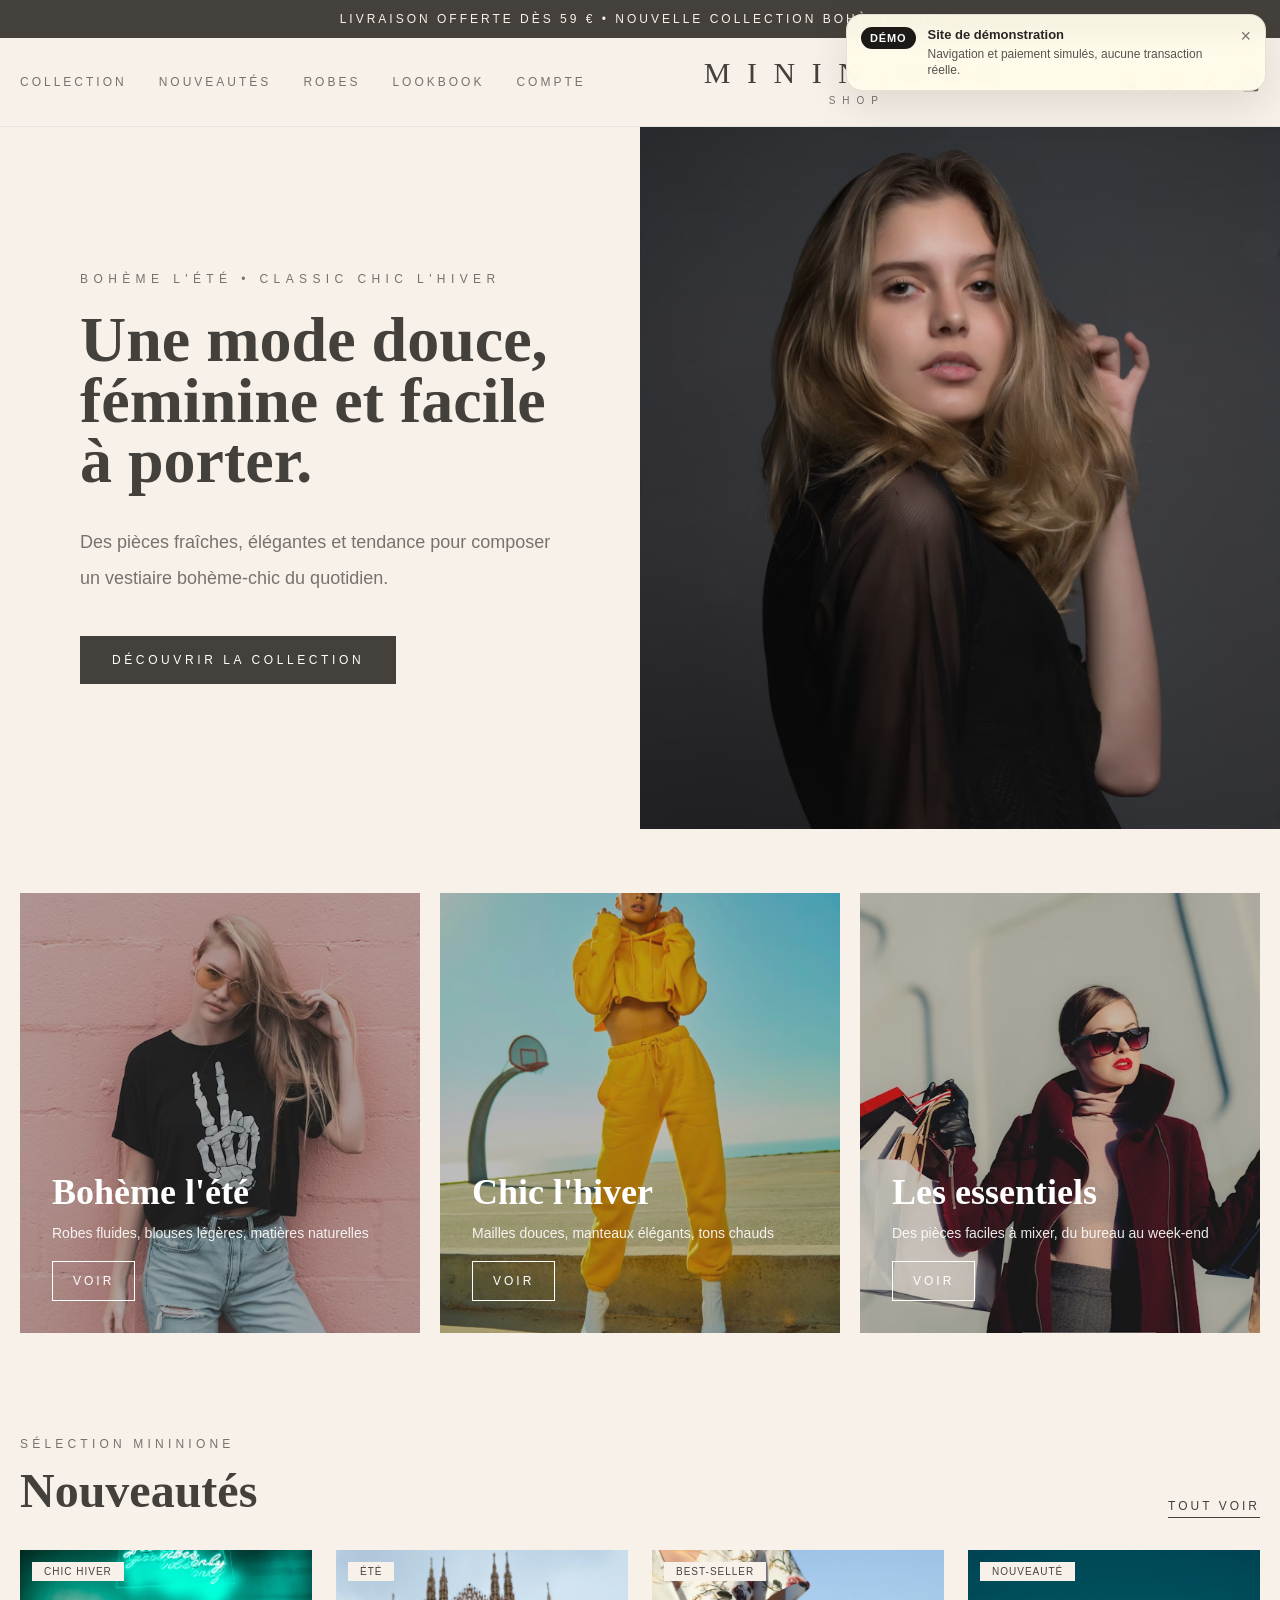
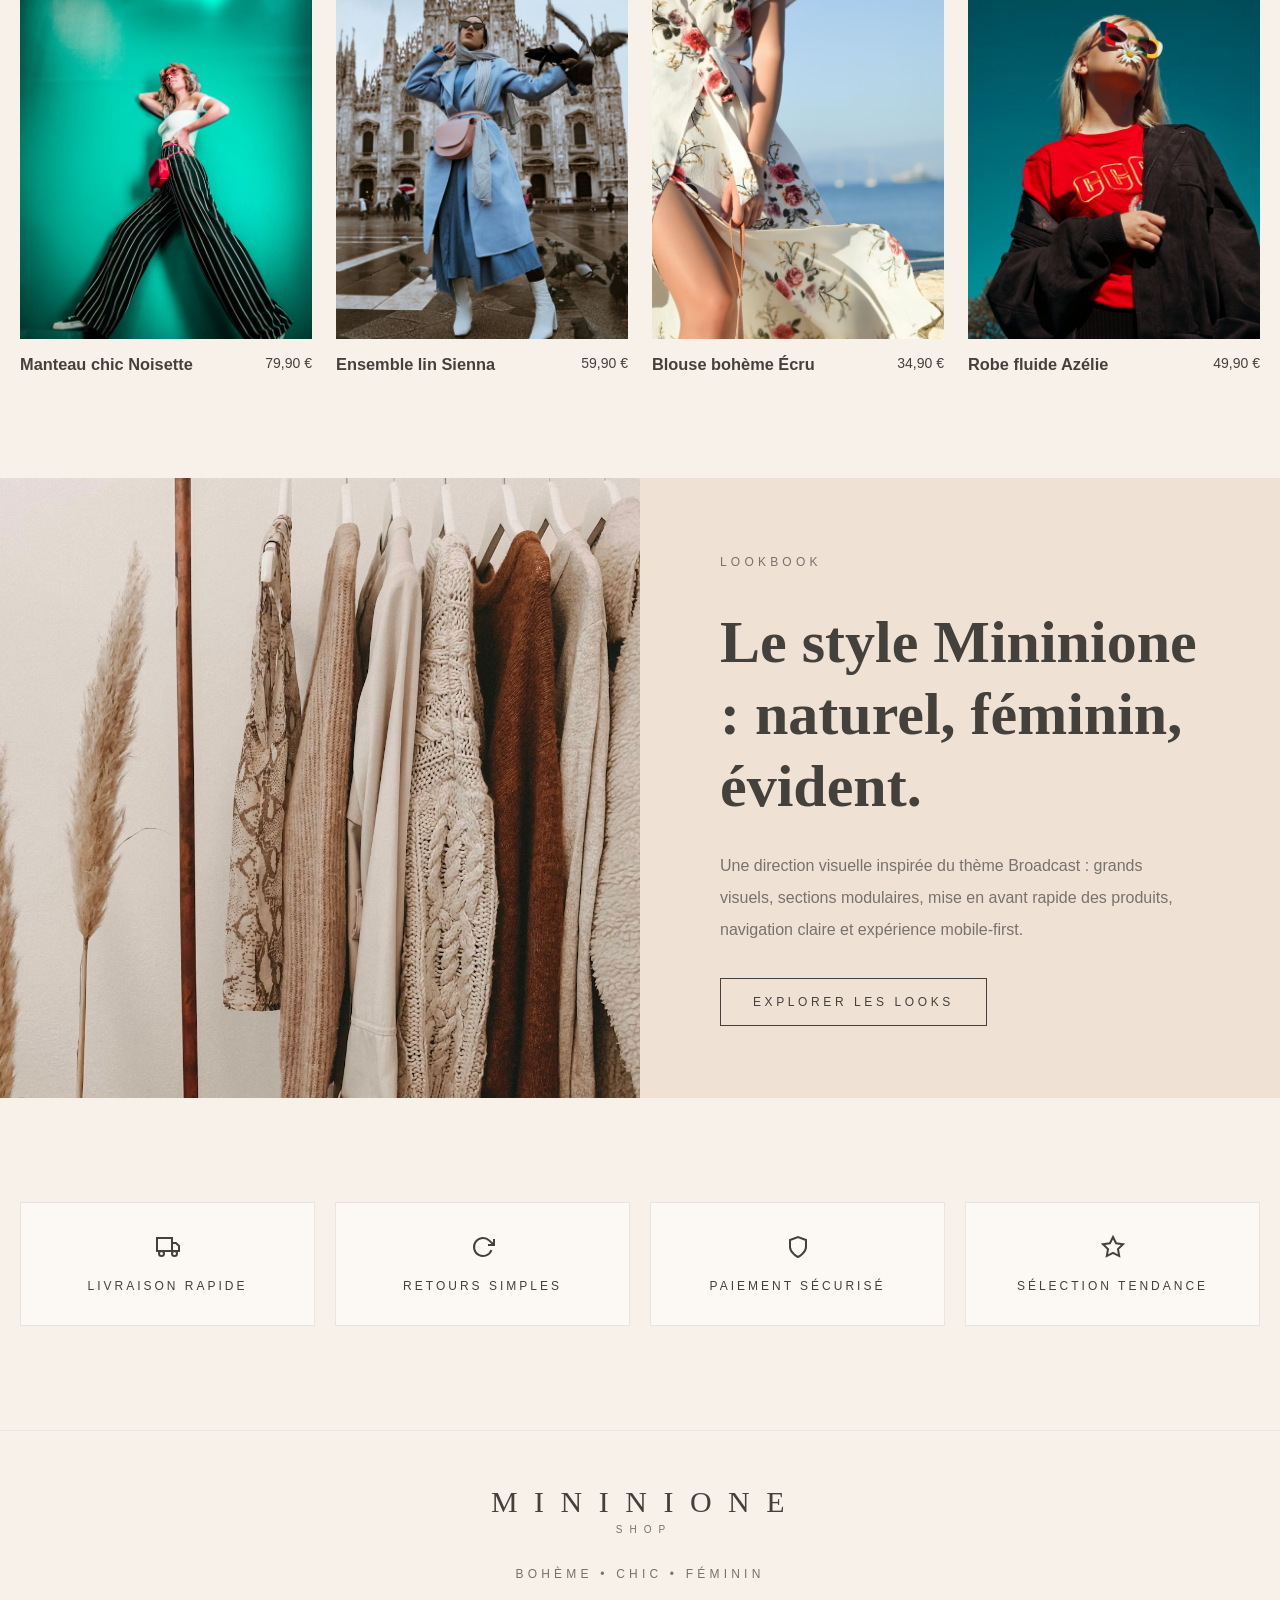
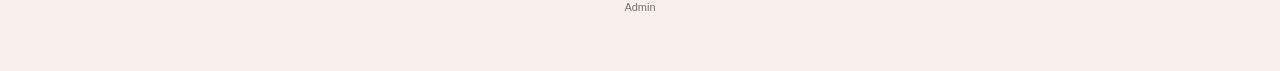
<file: index.html>
<!DOCTYPE html>
<html lang="fr">
<head>
  <meta charset="UTF-8">
  <meta name="viewport" content="width=device-width, initial-scale=1.0">
  <title>Mininione Shop - Bohème Chic</title>
  <link rel="stylesheet" href="css/styles.css">
</head>
<body>
  <div class="banner">
    Livraison offerte dès 59 € • Nouvelle collection bohème chic
  </div>

  <header class="header">
    <div class="header-content">
      <button class="menu-toggle" id="menuToggle" aria-label="Menu">
        <svg width="24" height="24" viewBox="0 0 24 24" fill="none" stroke="currentColor" stroke-width="2"><line x1="3" y1="12" x2="21" y2="12"/><line x1="3" y1="6" x2="21" y2="6"/><line x1="3" y1="18" x2="21" y2="18"/></svg>
      </button>
      <nav class="nav-desktop">
        <a href="collection.html">Collection</a>
        <a href="collection.html?featured=1">Nouveautés</a>
        <a href="collection.html?category=Robes">Robes</a>
        <a href="#lookbook">Lookbook</a>
      </nav>
      <a href="index.html" class="logo">
        <div class="logo-main">Mininione</div>
        <div class="logo-sub">shop</div>
      </a>
      <div class="header-icons">
        <button id="searchBtn" aria-label="Rechercher"><svg width="20" height="20" viewBox="0 0 24 24" fill="none" stroke="currentColor" stroke-width="2"><circle cx="11" cy="11" r="8"/><path d="m21 21-4.35-4.35"/></svg></button>
        <button id="wishlistBtn" aria-label="Favoris" class="wishlist-link"><svg width="20" height="20" viewBox="0 0 24 24" fill="none" stroke="currentColor" stroke-width="2"><path d="M20.84 4.61a5.5 5.5 0 0 0-7.78 0L12 5.67l-1.06-1.06a5.5 5.5 0 0 0-7.78 7.78l1.06 1.06L12 21.23l7.78-7.78 1.06-1.06a5.5 5.5 0 0 0 0-7.78z"/></svg><span id="wishlistCount" class="cart-count">0</span></button>
        <a href="cart.html" id="cartBtn" aria-label="Panier" class="cart-link"><svg width="20" height="20" viewBox="0 0 24 24" fill="none" stroke="currentColor" stroke-width="2"><path d="M6 2L3 6v14a2 2 0 0 0 2 2h14a2 2 0 0 0 2-2V6l-3-4z"/><line x1="3" y1="6" x2="21" y2="6"/><path d="M16 10a4 4 0 0 1-8 0"/></svg><span id="cartCount" class="cart-count">0</span></a>
      </div>
    </div>
    <nav class="nav-mobile" id="navMobile">
      <a href="collection.html">Collection</a>
      <a href="collection.html?featured=1">Nouveautés</a>
      <a href="collection.html?category=Robes">Robes</a>
      <a href="#lookbook">Lookbook</a>
    </nav>
  </header>

  <div id="searchModal" class="modal">
    <div class="modal-content">
      <button class="modal-close" id="searchClose">&times;</button>
      <div class="search-box">
        <input type="text" id="searchInput" placeholder="Rechercher un produit...">
        <button id="searchSubmit">Rechercher</button>
      </div>
    </div>
  </div>

  <section class="hero">
    <div class="hero-grid">
      <div class="hero-content">
        <div class="hero-inner">
          <p class="hero-subtitle">Bohème l'été • Classic chic l'hiver</p>
          <h1 class="hero-title">Une mode douce, féminine et facile à porter.</h1>
          <p class="hero-description">Des pièces fraîches, élégantes et tendance pour composer un vestiaire bohème-chic du quotidien.</p>
          <a href="collection.html"><button class="btn-primary">Découvrir la collection</button></a>
        </div>
      </div>
      <div class="hero-image">
        <img src="PHOTOS/photo-1524504388940-b1c1722653e1.avif" alt="Mode bohème">
        <div class="hero-overlay"></div>
      </div>
    </div>
  </section>

  <section class="categories">
    <div class="category-card" data-link="collection.html?season=%C3%89t%C3%A9">
      <img src="PHOTOS/photo-1503342217505-b0a15ec3261c.avif" alt="Bohème l'été">
      <div class="category-overlay"></div>
      <div class="category-content">
        <h2>Bohème l'été</h2>
        <p>Robes fluides, blouses légères, matières naturelles</p>
        <button class="btn-outline-white">Voir</button>
      </div>
    </div>
    <div class="category-card" data-link="collection.html?season=Hiver">
      <img src="PHOTOS/photo-1515886657613-9f3515b0c78f.avif" alt="Chic l'hiver">
      <div class="category-overlay"></div>
      <div class="category-content">
        <h2>Chic l'hiver</h2>
        <p>Mailles douces, manteaux élégants, tons chauds</p>
        <button class="btn-outline-white">Voir</button>
      </div>
    </div>
    <div class="category-card" data-link="collection.html">
      <img src="PHOTOS/photo-1483985988355-763728e1935b.avif" alt="Les essentiels">
      <div class="category-overlay"></div>
      <div class="category-content">
        <h2>Les essentiels</h2>
        <p>Des pièces faciles à mixer, du bureau au week-end</p>
        <button class="btn-outline-white">Voir</button>
      </div>
    </div>
  </section>

  <section class="products">
    <div class="products-header">
      <div>
        <p class="section-subtitle">Sélection Mininione</p>
        <h2 class="section-title">Nouveautés</h2>
      </div>
      <a href="collection.html?featured=1" class="link-underline">Tout voir</a>
    </div>
    <div class="products-grid" id="featuredProducts">
      <div class="loading">Chargement...</div>
    </div>
  </section>

  <section class="lookbook" id="lookbook">
    <div class="lookbook-grid">
      <img src="PHOTOS/photo-1558769132-cb1aea458c5e.avif" alt="Lookbook">
      <div class="lookbook-content">
        <p class="section-subtitle">Lookbook</p>
        <h2>Le style Mininione : naturel, féminin, évident.</h2>
        <p>Une direction visuelle inspirée du thème Broadcast : grands visuels, sections modulaires, mise en avant rapide des produits, navigation claire et expérience mobile-first.</p>
        <a href="collection.html"><button class="btn-outline">Explorer les looks</button></a>
      </div>
    </div>
  </section>

  <section class="features">
    <div class="feature-card">
      <svg width="24" height="24" viewBox="0 0 24 24" fill="none" stroke="currentColor" stroke-width="2"><rect x="1" y="3" width="15" height="13"/><polygon points="16 8 20 8 23 11 23 16 16 16 16 8"/><circle cx="5.5" cy="18.5" r="2.5"/><circle cx="18.5" cy="18.5" r="2.5"/></svg>
      <p>Livraison rapide</p>
    </div>
    <div class="feature-card">
      <svg width="24" height="24" viewBox="0 0 24 24" fill="none" stroke="currentColor" stroke-width="2"><polyline points="23 4 23 10 17 10"/><path d="M20.49 15a9 9 0 1 1-2.12-9.36L23 10"/></svg>
      <p>Retours simples</p>
    </div>
    <div class="feature-card">
      <svg width="24" height="24" viewBox="0 0 24 24" fill="none" stroke="currentColor" stroke-width="2"><path d="M12 22s8-4 8-10V5l-8-3-8 3v7c0 6 8 10 8 10z"/></svg>
      <p>Paiement sécurisé</p>
    </div>
    <div class="feature-card">
      <svg width="24" height="24" viewBox="0 0 24 24" fill="none" stroke="currentColor" stroke-width="2"><polygon points="12 2 15.09 8.26 22 9.27 17 14.14 18.18 21.02 12 17.77 5.82 21.02 7 14.14 2 9.27 8.91 8.26 12 2"/></svg>
      <p>Sélection tendance</p>
    </div>
  </section>

  <footer class="footer">
    <a href="index.html" class="logo">
      <div class="logo-main">Mininione</div>
      <div class="logo-sub">shop</div>
    </a>
    <p class="footer-tagline">Bohème • Chic • Féminin</p>
    <div class="footer-admin">
      <a href="admin.html" style="color: #78716c; font-size: 11px; text-decoration: none;">Admin</a>
    </div>
  </footer>

  <script src="data/products-data.js"></script>
  <script src="js/mock-api.js"></script>
  <script src="js/demo-notice.js"></script>
  <script src="js/app.js"></script>
  <script>
    function escapeHtml(text) {
      const div = document.createElement('div');
      div.textContent = text ?? '';
      return div.innerHTML;
    }

    function escapeAttribute(text) {
      return escapeHtml(text).replace(/"/g, '&quot;');
    }

    async function loadFeaturedProducts() {
      try {
        const response = await fetch('/api/products?featured=1');
        const products = await response.json();
        const container = document.getElementById('featuredProducts');

        if (products.length === 0) {
          container.innerHTML = '<p style="text-align:center;color:#78716c;">Aucun produit vedette</p>';
          return;
        }

        container.innerHTML = products.slice(0, 4).map(product => `
          <article class="product-card" onclick="window.location.href='product.html?id=${product.id}'">
            <div class="product-image">
              <img src="${escapeAttribute(product.image)}" alt="${escapeAttribute(product.name)}">
              ${product.badge ? `<span class="product-badge">${escapeHtml(product.badge)}</span>` : ''}
              <button class="product-quick-view" onclick="event.stopPropagation(); window.location.href='product.html?id=${product.id}'">Aperçu rapide</button>
            </div>
            <div class="product-info">
              <h3>${escapeHtml(product.name)}</h3>
              <span>${product.price.toFixed(2).replace('.', ',')} €</span>
            </div>
          </article>
        `).join('');
      } catch (error) {
        document.getElementById('featuredProducts').innerHTML = '<p style="text-align:center;color:red;">Erreur de chargement</p>';
      }
    }

    loadFeaturedProducts();

    document.querySelectorAll('.category-card').forEach(card => {
      card.addEventListener('click', () => {
        const link = card.dataset.link;
        if (link) window.location.href = link;
      });
    });
  </script>
</body>
</html>
</file>
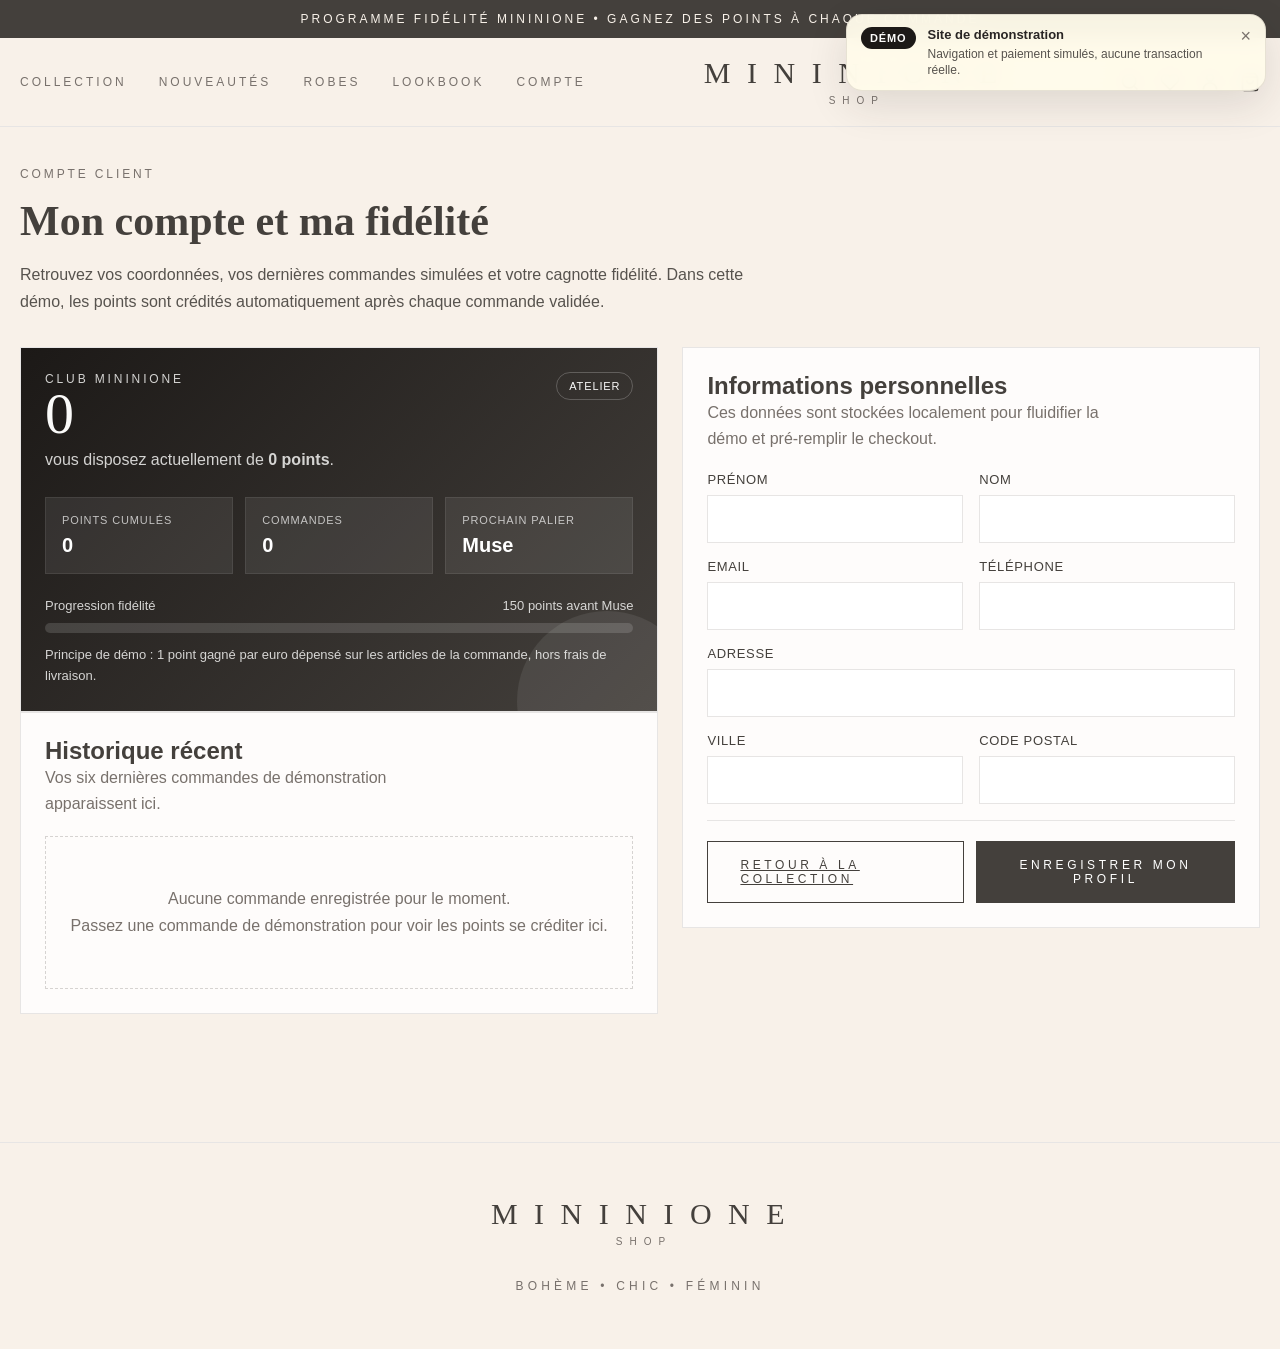
<file: account.html>
<!DOCTYPE html>
<html lang="fr">
<head>
  <meta charset="UTF-8">
  <meta name="viewport" content="width=device-width, initial-scale=1.0">
  <title>Mon compte - Mininione Shop</title>
  <link rel="stylesheet" href="css/styles.css">
</head>
<body>
  <div class="banner">
    Programme fidélité Mininione • Gagnez des points à chaque commande
  </div>

  <header class="header">
    <div class="header-content">
      <button class="menu-toggle" id="menuToggle" aria-label="Menu">
        <svg width="24" height="24" viewBox="0 0 24 24" fill="none" stroke="currentColor" stroke-width="2"><line x1="3" y1="12" x2="21" y2="12"/><line x1="3" y1="6" x2="21" y2="6"/><line x1="3" y1="18" x2="21" y2="18"/></svg>
      </button>
      <nav class="nav-desktop">
        <a href="collection.html">Collection</a>
        <a href="collection.html?featured=1">Nouveautés</a>
        <a href="collection.html?category=Robes">Robes</a>
        <a href="index.html#lookbook">Lookbook</a>
      </nav>
      <a href="index.html" class="logo">
        <div class="logo-main">Mininione</div>
        <div class="logo-sub">shop</div>
      </a>
      <div class="header-icons">
        <button id="searchBtn" aria-label="Rechercher"><svg width="20" height="20" viewBox="0 0 24 24" fill="none" stroke="currentColor" stroke-width="2"><circle cx="11" cy="11" r="8"/><path d="m21 21-4.35-4.35"/></svg></button>
        <button id="wishlistBtn" aria-label="Favoris" class="wishlist-link"><svg width="20" height="20" viewBox="0 0 24 24" fill="none" stroke="currentColor" stroke-width="2"><path d="M20.84 4.61a5.5 5.5 0 0 0-7.78 0L12 5.67l-1.06-1.06a5.5 5.5 0 0 0-7.78 7.78l1.06 1.06L12 21.23l7.78-7.78 1.06-1.06a5.5 5.5 0 0 0 0-7.78z"/></svg><span id="wishlistCount" class="cart-count">0</span></button>
        <a href="cart.html" id="cartBtn" aria-label="Panier" class="cart-link"><svg width="20" height="20" viewBox="0 0 24 24" fill="none" stroke="currentColor" stroke-width="2"><path d="M6 2L3 6v14a2 2 0 0 0 2 2h14a2 2 0 0 0 2-2V6l-3-4z"/><line x1="3" y1="6" x2="21" y2="6"/><path d="M16 10a4 4 0 0 1-8 0"/></svg><span id="cartCount" class="cart-count">0</span></a>
      </div>
    </div>
    <nav class="nav-mobile" id="navMobile">
      <a href="collection.html">Collection</a>
      <a href="collection.html?featured=1">Nouveautés</a>
      <a href="collection.html?category=Robes">Robes</a>
      <a href="index.html#lookbook">Lookbook</a>
    </nav>
  </header>

  <div id="searchModal" class="modal">
    <div class="modal-content">
      <button class="modal-close" id="searchClose">&times;</button>
      <div class="search-box">
        <input type="text" id="searchInput" placeholder="Rechercher un produit...">
        <button id="searchSubmit">Rechercher</button>
      </div>
    </div>
  </div>

  <main class="account-page">
    <section class="account-header">
      <span class="account-kicker">Compte client</span>
      <h1>Mon compte et ma fidélité</h1>
      <p>Retrouvez vos coordonnées, vos dernières commandes simulées et votre cagnotte fidélité. Dans cette démo, les points sont crédités automatiquement après chaque commande validée.</p>
    </section>

    <div class="account-layout">
      <section class="account-column">
        <article class="account-card account-loyalty-card" id="loyaltyCard">
          <div class="loading">Chargement du programme fidélité...</div>
        </article>

        <article class="account-card">
          <div class="account-section-title">
            <div>
              <h2>Historique récent</h2>
              <p>Vos six dernières commandes de démonstration apparaissent ici.</p>
            </div>
          </div>
          <div class="account-orders" id="accountOrders">
            <div class="loading">Chargement des commandes...</div>
          </div>
        </article>
      </section>

      <section class="account-column">
        <article class="account-card">
          <div class="account-section-title">
            <div>
              <h2>Informations personnelles</h2>
              <p>Ces données sont stockées localement pour fluidifier la démo et pré-remplir le checkout.</p>
            </div>
          </div>
          <form id="accountForm" class="account-profile-form">
            <div class="form-row">
              <div class="form-group">
                <label for="firstName">Prénom</label>
                <input type="text" id="firstName" autocomplete="given-name">
              </div>
              <div class="form-group">
                <label for="lastName">Nom</label>
                <input type="text" id="lastName" autocomplete="family-name">
              </div>
            </div>
            <div class="form-row">
              <div class="form-group">
                <label for="email">Email</label>
                <input type="email" id="email" autocomplete="email">
              </div>
              <div class="form-group">
                <label for="phone">Téléphone</label>
                <input type="tel" id="phone" autocomplete="tel">
              </div>
            </div>
            <div class="form-row">
              <div class="form-group full">
                <label for="address">Adresse</label>
                <input type="text" id="address" autocomplete="street-address">
              </div>
            </div>
            <div class="form-row">
              <div class="form-group">
                <label for="city">Ville</label>
                <input type="text" id="city" autocomplete="address-level2">
              </div>
              <div class="form-group">
                <label for="postal">Code postal</label>
                <input type="text" id="postal" inputmode="numeric" autocomplete="postal-code">
              </div>
            </div>
            <div class="form-actions">
              <a href="collection.html" class="btn-outline">Retour à la collection</a>
              <button type="submit" class="btn-primary">Enregistrer mon profil</button>
            </div>
          </form>
        </article>
      </section>
    </div>
  </main>

  <footer class="footer">
    <a href="index.html" class="logo">
      <div class="logo-main">Mininione</div>
      <div class="logo-sub">shop</div>
    </a>
    <p class="footer-tagline">Bohème • Chic • Féminin</p>
  </footer>

  <script src="data/products-data.js"></script>
  <script src="js/mock-api.js"></script>
  <script src="js/demo-notice.js"></script>
  <script src="js/app.js"></script>
  <script src="js/account.js"></script>
</body>
</html>
</file>
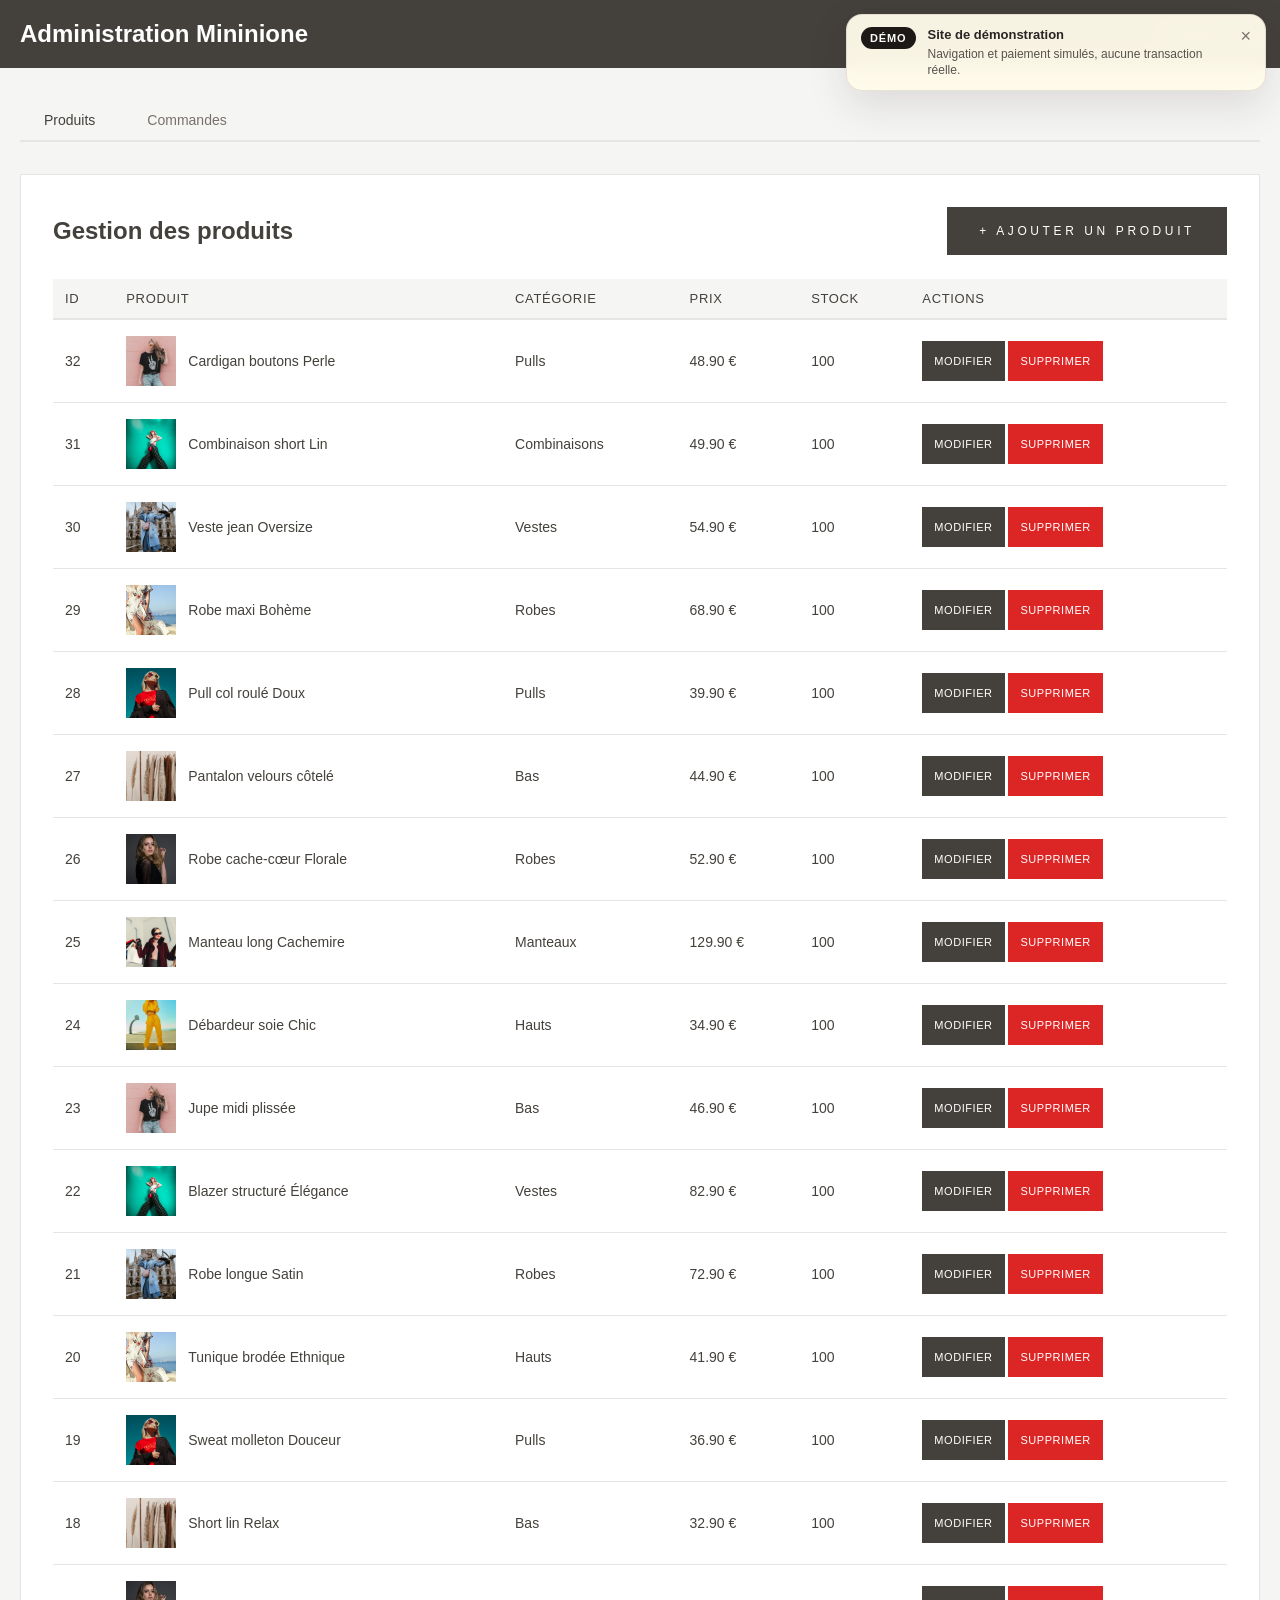
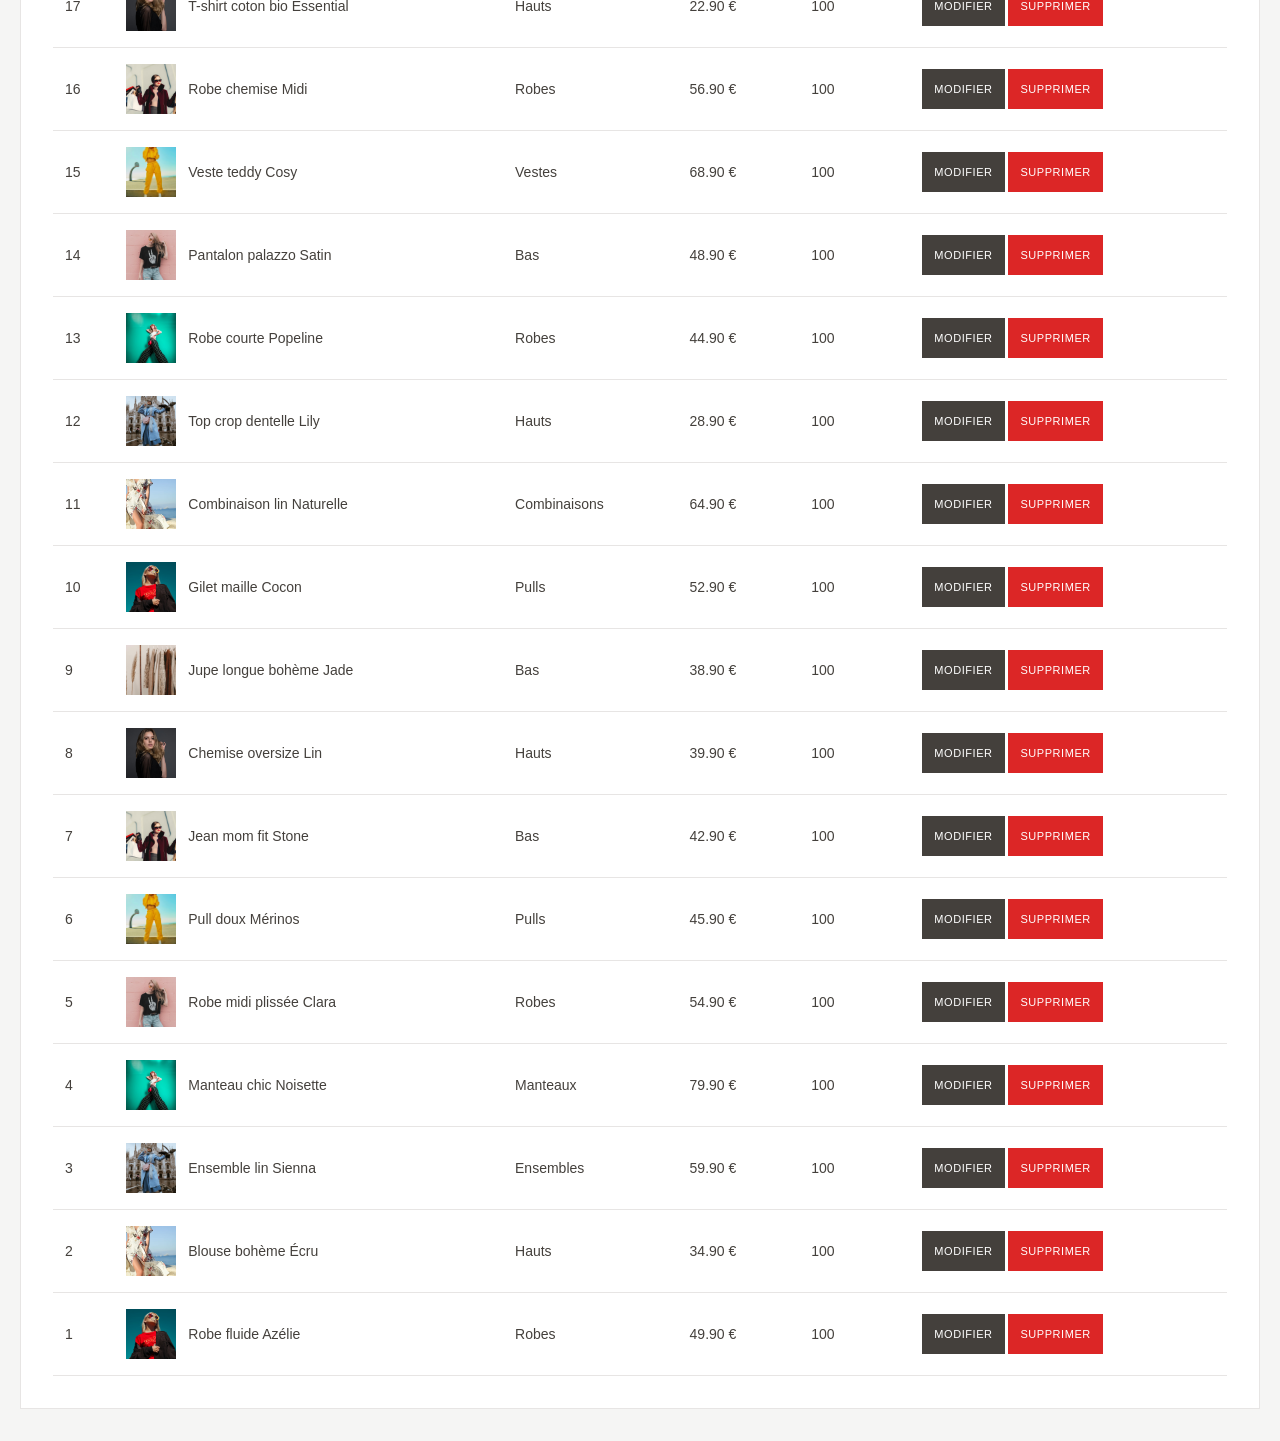
<file: admin.html>
<!DOCTYPE html>
<html lang="fr">
<head>
  <meta charset="UTF-8">
  <meta name="viewport" content="width=device-width, initial-scale=1.0">
  <title>Admin - Mininione Shop</title>
  <link rel="stylesheet" href="css/styles.css">
</head>
<body class="admin-body">
  <header class="admin-header">
    <div class="admin-header-content">
      <h1>Administration Mininione</h1>
      <a href="index.html" class="btn-text">← Retour au site</a>
    </div>
  </header>

  <main class="admin-page">
    <nav class="admin-nav">
      <button class="admin-nav-btn active" data-tab="products">Produits</button>
      <button class="admin-nav-btn" data-tab="orders">Commandes</button>
    </nav>

    <div class="admin-content">
      <div id="productsTab" class="admin-tab active">
        <div class="admin-toolbar">
          <h2>Gestion des produits</h2>
          <button id="addProductBtn" class="btn-primary">+ Ajouter un produit</button>
        </div>
        <div class="admin-table-container">
          <table class="admin-table">
            <thead>
              <tr>
                <th>ID</th>
                <th>Produit</th>
                <th>Catégorie</th>
                <th>Prix</th>
                <th>Stock</th>
                <th>Actions</th>
              </tr>
            </thead>
            <tbody id="productsTableBody">
              <tr><td colspan="6">Chargement...</td></tr>
            </tbody>
          </table>
        </div>
      </div>

      <div id="ordersTab" class="admin-tab">
        <h2>Commandes</h2>
        <div class="admin-table-container">
          <table class="admin-table">
            <thead>
              <tr>
                <th>ID</th>
                <th>Client</th>
                <th>Email</th>
                <th>Total</th>
                <th>Date</th>
                <th>Statut</th>
              </tr>
            </thead>
            <tbody id="ordersTableBody">
              <tr><td colspan="6">Chargement...</td></tr>
            </tbody>
          </table>
        </div>
      </div>
    </div>
  </main>

  <div id="productModal" class="modal">
    <div class="modal-content modal-large">
      <button class="modal-close" id="productModalClose">&times;</button>
      <h2 id="productModalTitle">Ajouter un produit</h2>
      <form id="productForm" class="admin-form">
        <input type="hidden" id="productId">
        <div class="form-row">
          <div class="form-group">
            <label for="productName">Nom *</label>
            <input type="text" id="productName" required>
          </div>
          <div class="form-group">
            <label for="productPrice">Prix (€) *</label>
            <input type="number" id="productPrice" step="0.01" required>
          </div>
        </div>
        <div class="form-row">
          <div class="form-group full">
            <label for="productDescription">Description</label>
            <textarea id="productDescription" rows="3"></textarea>
          </div>
        </div>
        <div class="form-row">
          <div class="form-group">
            <label for="productCategory">Catégorie *</label>
            <input type="text" id="productCategory" required>
          </div>
          <div class="form-group">
            <label for="productSubcategory">Sous-catégorie</label>
            <input type="text" id="productSubcategory">
          </div>
        </div>
        <div class="form-row">
          <div class="form-group">
            <label for="productSeason">Saison *</label>
            <select id="productSeason" required>
              <option value="Été">Été</option>
              <option value="Hiver">Hiver</option>
              <option value="Printemps">Printemps</option>
              <option value="Automne">Automne</option>
              <option value="Toutes saisons">Toutes saisons</option>
            </select>
          </div>
          <div class="form-group">
            <label for="productMaterial">Matière</label>
            <input type="text" id="productMaterial">
          </div>
        </div>
        <div class="form-row">
          <div class="form-group">
            <label for="productSizes">Tailles (séparées par virgule) *</label>
            <input type="text" id="productSizes" placeholder="XS,S,M,L,XL" required>
          </div>
          <div class="form-group">
            <label for="productColors">Couleurs (séparées par virgule) *</label>
            <input type="text" id="productColors" placeholder="Noir,Blanc,Beige" required>
          </div>
        </div>
        <div class="form-row">
          <div class="form-group">
            <label for="productImage">Image (chemin) *</label>
            <input type="text" id="productImage" placeholder="PHOTOS/image.avif" required>
          </div>
          <div class="form-group">
            <label for="productBadge">Badge</label>
            <input type="text" id="productBadge" placeholder="Nouveauté, Best-seller...">
          </div>
        </div>
        <div class="form-row">
          <div class="form-group">
            <label for="productStock">Stock</label>
            <input type="number" id="productStock" value="100">
          </div>
          <div class="form-group">
            <label for="productFeatured">
              <input type="checkbox" id="productFeatured">
              Produit vedette
            </label>
          </div>
        </div>
        <div class="form-actions">
          <button type="button" class="btn-outline" onclick="document.getElementById('productModal').style.display='none'">Annuler</button>
          <button type="submit" class="btn-primary">Enregistrer</button>
        </div>
      </form>
    </div>
  </div>

  <script src="data/products-data.js"></script>
  <script src="js/mock-api.js"></script>
  <script src="js/demo-notice.js"></script>
  <script src="js/admin.js"></script>
</body>
</html>
</file>
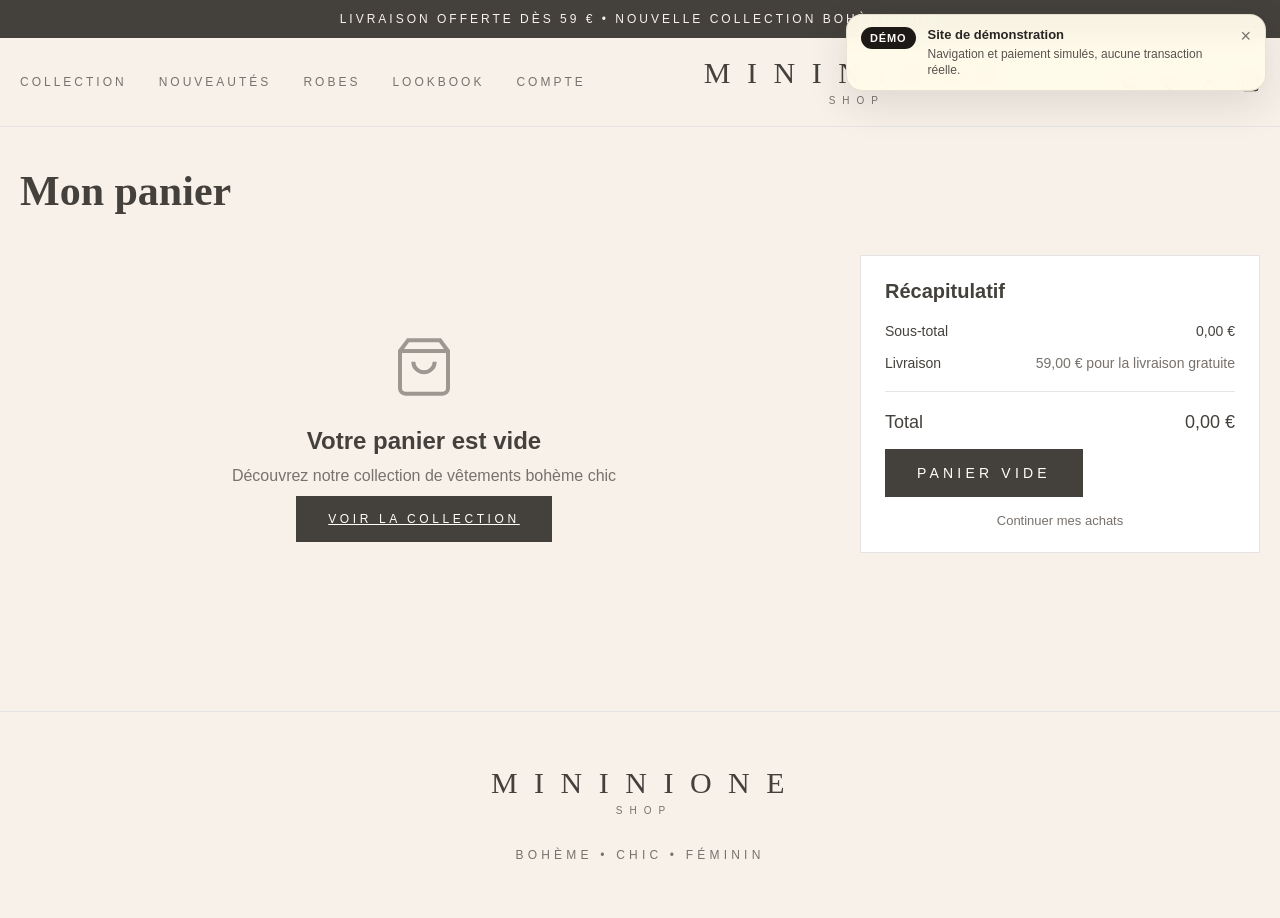
<file: cart.html>
<!DOCTYPE html>
<html lang="fr">
<head>
  <meta charset="UTF-8">
  <meta name="viewport" content="width=device-width, initial-scale=1.0">
  <title>Panier - Mininione Shop</title>
  <link rel="stylesheet" href="css/styles.css">
</head>
<body>
  <div class="banner">
    Livraison offerte dès 59 € • Nouvelle collection bohème chic
  </div>

  <header class="header">
    <div class="header-content">
      <button class="menu-toggle" id="menuToggle" aria-label="Menu">
        <svg width="24" height="24" viewBox="0 0 24 24" fill="none" stroke="currentColor" stroke-width="2"><line x1="3" y1="12" x2="21" y2="12"/><line x1="3" y1="6" x2="21" y2="6"/><line x1="3" y1="18" x2="21" y2="18"/></svg>
      </button>
      <nav class="nav-desktop">
        <a href="collection.html">Collection</a>
        <a href="collection.html?featured=1">Nouveautés</a>
        <a href="collection.html?category=Robes">Robes</a>
        <a href="index.html#lookbook">Lookbook</a>
      </nav>
      <a href="index.html" class="logo">
        <div class="logo-main">Mininione</div>
        <div class="logo-sub">shop</div>
      </a>
      <div class="header-icons">
        <button id="searchBtn" aria-label="Rechercher"><svg width="20" height="20" viewBox="0 0 24 24" fill="none" stroke="currentColor" stroke-width="2"><circle cx="11" cy="11" r="8"/><path d="m21 21-4.35-4.35"/></svg></button>
        <button id="wishlistBtn" aria-label="Favoris"><svg width="20" height="20" viewBox="0 0 24 24" fill="none" stroke="currentColor" stroke-width="2"><path d="M20.84 4.61a5.5 5.5 0 0 0-7.78 0L12 5.67l-1.06-1.06a5.5 5.5 0 0 0-7.78 7.78l1.06 1.06L12 21.23l7.78-7.78 1.06-1.06a5.5 5.5 0 0 0 0-7.78z"/></svg></button>
        <a href="cart.html" id="cartBtn" aria-label="Panier" class="cart-link active"><svg width="20" height="20" viewBox="0 0 24 24" fill="none" stroke="currentColor" stroke-width="2"><path d="M6 2L3 6v14a2 2 0 0 0 2 2h14a2 2 0 0 0 2-2V6l-3-4z"/><line x1="3" y1="6" x2="21" y2="6"/><path d="M16 10a4 4 0 0 1-8 0"/></svg><span id="cartCount" class="cart-count">0</span></a>
      </div>
    </div>
    <nav class="nav-mobile" id="navMobile">
      <a href="collection.html">Collection</a>
      <a href="collection.html?featured=1">Nouveautés</a>
      <a href="collection.html?category=Robes">Robes</a>
      <a href="index.html#lookbook">Lookbook</a>
    </nav>
  </header>

  <div id="searchModal" class="modal">
    <div class="modal-content">
      <button class="modal-close" id="searchClose">&times;</button>
      <div class="search-box">
        <input type="text" id="searchInput" placeholder="Rechercher un produit...">
        <button id="searchSubmit">Rechercher</button>
      </div>
    </div>
  </div>

  <main class="cart-page">
    <h1>Mon panier</h1>

    <div class="cart-container">
      <div class="cart-items" id="cartItems">
        <div class="loading">Chargement...</div>
      </div>

      <div class="cart-summary">
        <h2>Récapitulatif</h2>
        <div class="summary-row">
          <span>Sous-total</span>
          <span id="subtotal">0,00 €</span>
        </div>
        <div class="summary-row">
          <span>Livraison</span>
          <span id="shipping">Calculée à l'étape suivante</span>
        </div>
        <div class="summary-divider"></div>
        <div class="summary-row summary-total">
          <span>Total</span>
          <span id="total">0,00 €</span>
        </div>
        <button id="checkoutBtn" class="btn-primary btn-large">Passer la commande</button>
        <a href="collection.html" class="continue-shopping">Continuer mes achats</a>
      </div>
    </div>
  </main>

  <footer class="footer">
    <a href="index.html" class="logo">
      <div class="logo-main">Mininione</div>
      <div class="logo-sub">shop</div>
    </a>
    <p class="footer-tagline">Bohème • Chic • Féminin</p>
  </footer>

  <script src="data/products-data.js"></script>
  <script src="js/mock-api.js"></script>
  <script src="js/demo-notice.js"></script>
  <script src="js/app.js"></script>
  <script src="js/cart-page.js"></script>
</body>
</html>
</file>
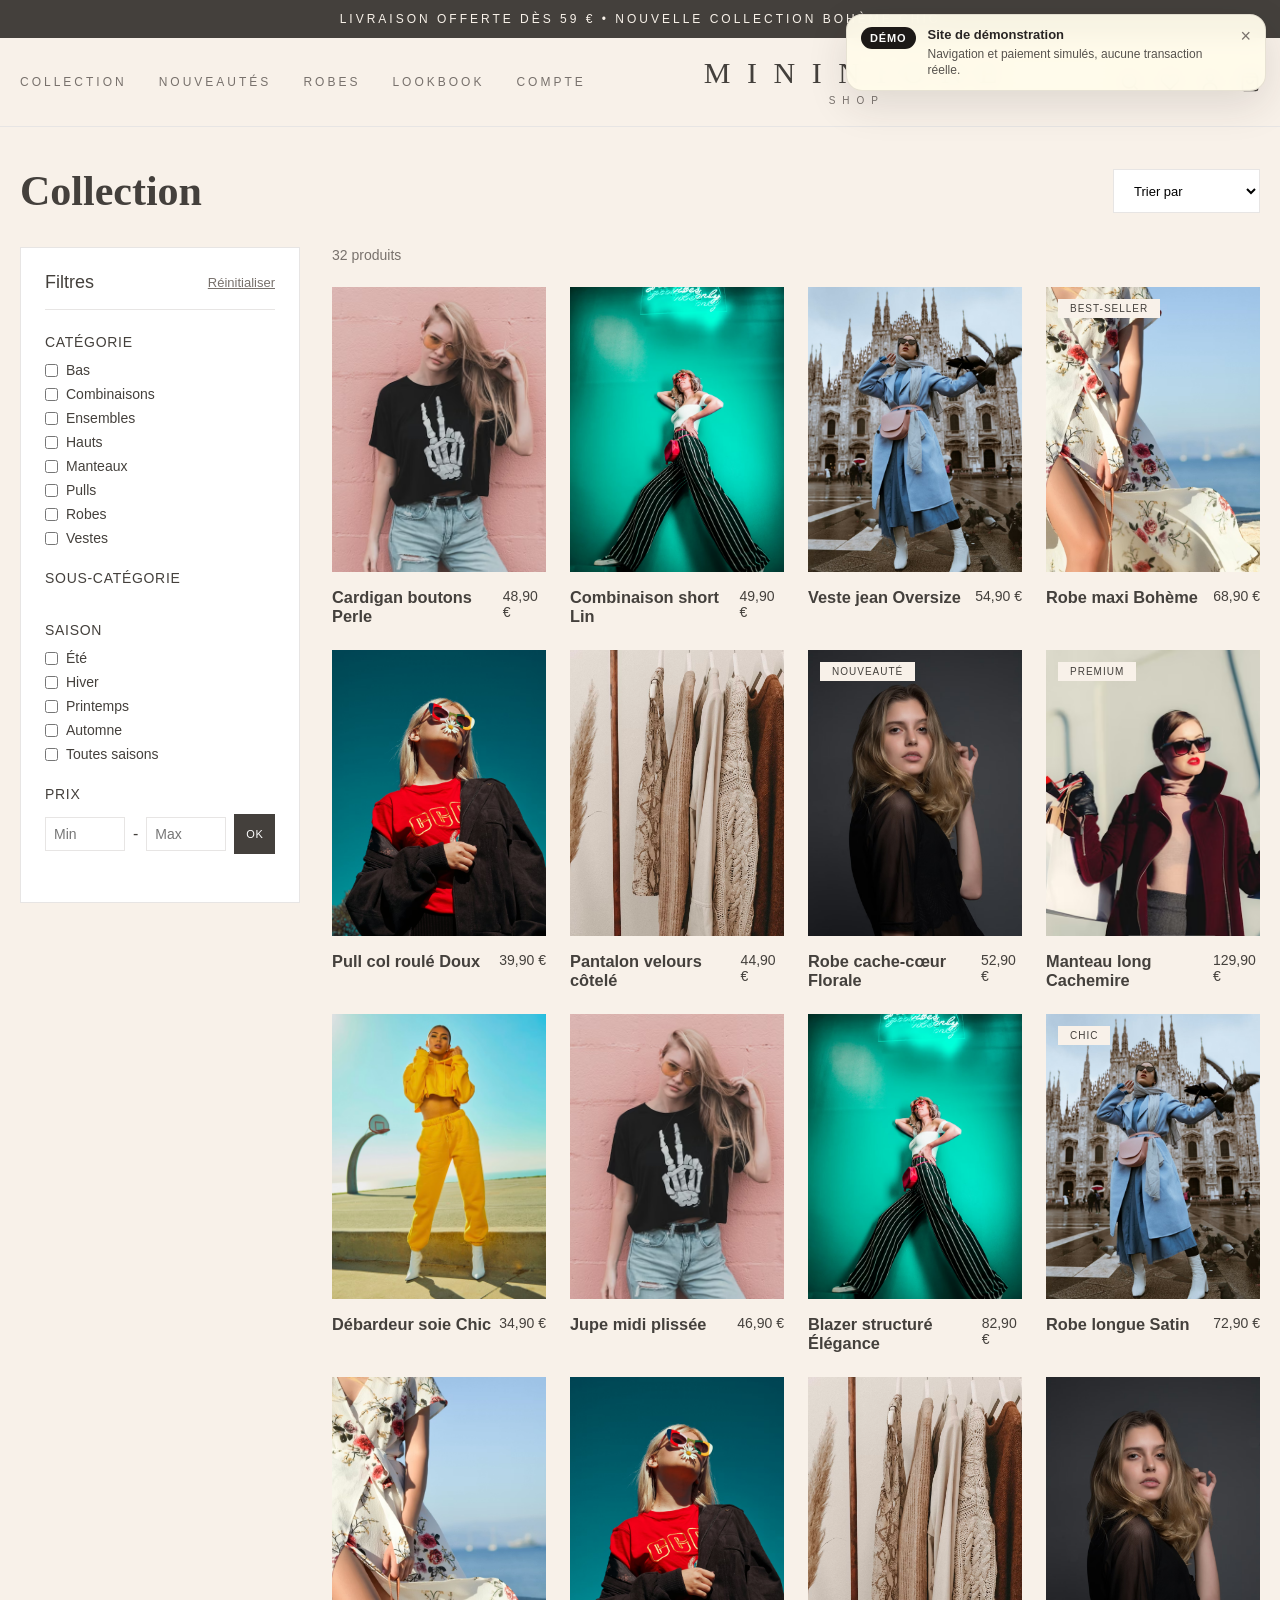
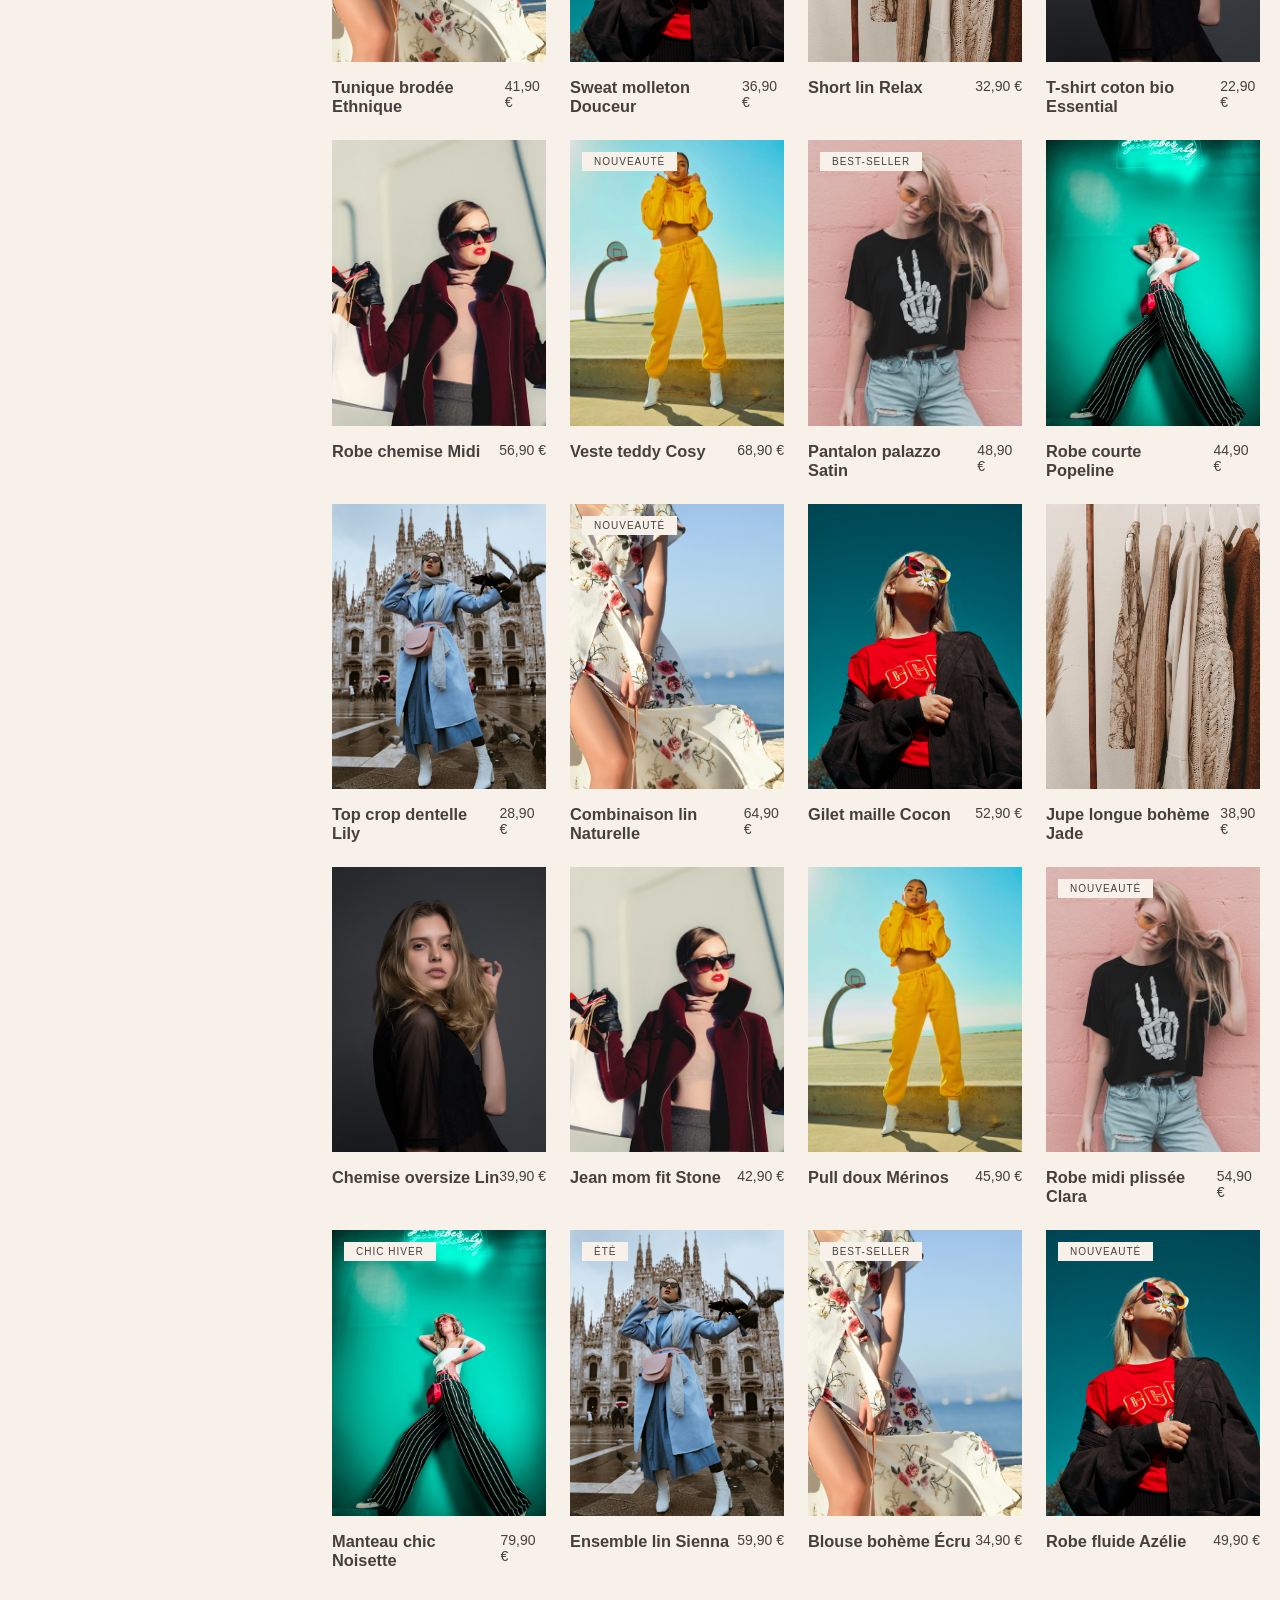
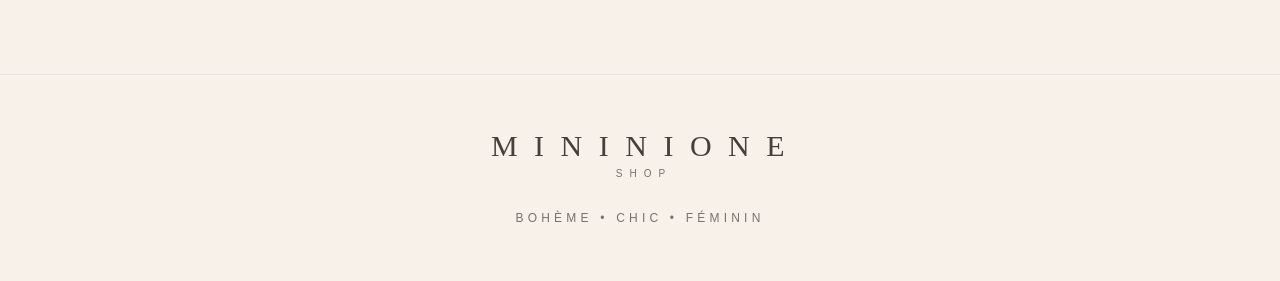
<file: checkout.html>
<!DOCTYPE html>
<html lang="fr">
<head>
  <meta charset="UTF-8">
  <meta name="viewport" content="width=device-width, initial-scale=1.0">
  <title>Commande - Mininione Shop</title>
  <link rel="stylesheet" href="css/styles.css">
</head>
<body>
  <div class="banner">
    Paiement 100% sécurisé • Livraison gratuite dès 59 €
  </div>

  <header class="header">
    <div class="header-content">
      <a href="index.html" class="logo">
        <div class="logo-main">Mininione</div>
        <div class="logo-sub">shop</div>
      </a>
    </div>
  </header>

  <main class="checkout-page">
    <div class="checkout-steps">
      <div class="step active"><span>1</span> Livraison</div>
      <div class="step"><span>2</span> Paiement</div>
      <div class="step"><span>3</span> Confirmation</div>
    </div>

    <div class="checkout-container">
      <div class="checkout-form">
        <h1>Informations de livraison</h1>

        <form id="checkoutForm">
          <div class="form-section">
            <h3>Contact</h3>
            <div class="form-row">
              <div class="form-group full">
                <label for="email">Email *</label>
                <input type="email" id="email" required>
              </div>
            </div>
            <div class="form-row">
              <div class="form-group">
                <label for="firstName">Prénom *</label>
                <input type="text" id="firstName" required>
              </div>
              <div class="form-group">
                <label for="lastName">Nom *</label>
                <input type="text" id="lastName" required>
              </div>
            </div>
            <div class="form-row">
              <div class="form-group full">
                <label for="phone">Téléphone</label>
                <input type="tel" id="phone" inputmode="tel" autocomplete="tel">
              </div>
            </div>
          </div>

          <div class="form-section">
            <h3>Adresse de livraison</h3>
            <div class="form-row">
              <div class="form-group full">
                <label for="address">Adresse *</label>
                <input type="text" id="address" required autocomplete="street-address">
              </div>
            </div>
            <div class="form-row">
              <div class="form-group">
                <label for="city">Ville *</label>
                <input type="text" id="city" required autocomplete="address-level2">
              </div>
              <div class="form-group">
                <label for="postal">Code postal *</label>
                <input type="text" id="postal" required inputmode="numeric" autocomplete="postal-code">
              </div>
            </div>
          </div>

          <div class="form-section">
            <h3>Mode de paiement</h3>
            <div class="payment-methods">
              <label class="payment-method">
                <input type="radio" name="payment" value="card" checked>
                <div class="payment-option">
                  <span>Carte bancaire</span>
                  <p>Paiement sécurisé (simulé)</p>
                </div>
              </label>
              <label class="payment-method">
                <input type="radio" name="payment" value="paypal">
                <div class="payment-option">
                  <span>PayPal</span>
                  <p>Paiement rapide (simulé)</p>
                </div>
              </label>
            </div>
            <p class="payment-note">Mode démonstration : aucun paiement réel ne sera effectué</p>
          </div>

          <button type="submit" class="btn-primary btn-large">Valider la commande</button>
        </form>
      </div>

      <div class="checkout-summary">
        <h2>Récapitulatif</h2>
        <div id="orderItems"></div>
        <div class="summary-divider"></div>
        <div class="summary-row">
          <span>Sous-total</span>
          <span id="summarySubtotal">0,00 €</span>
        </div>
        <div class="summary-row">
          <span>Livraison</span>
          <span id="summaryShipping">0,00 €</span>
        </div>
        <div class="summary-divider"></div>
        <div class="summary-row summary-total">
          <span>Total</span>
          <span id="summaryTotal">0,00 €</span>
        </div>
      </div>
    </div>
  </main>

  <footer class="footer">
    <a href="index.html" class="logo">
      <div class="logo-main">Mininione</div>
      <div class="logo-sub">shop</div>
    </a>
    <p class="footer-tagline">Bohème • Chic • Féminin</p>
  </footer>

  <script src="data/products-data.js"></script>
  <script src="js/mock-api.js"></script>
  <script src="js/demo-notice.js"></script>
  <script src="js/app.js"></script>
  <script src="js/checkout.js"></script>
</body>
</html>
</file>
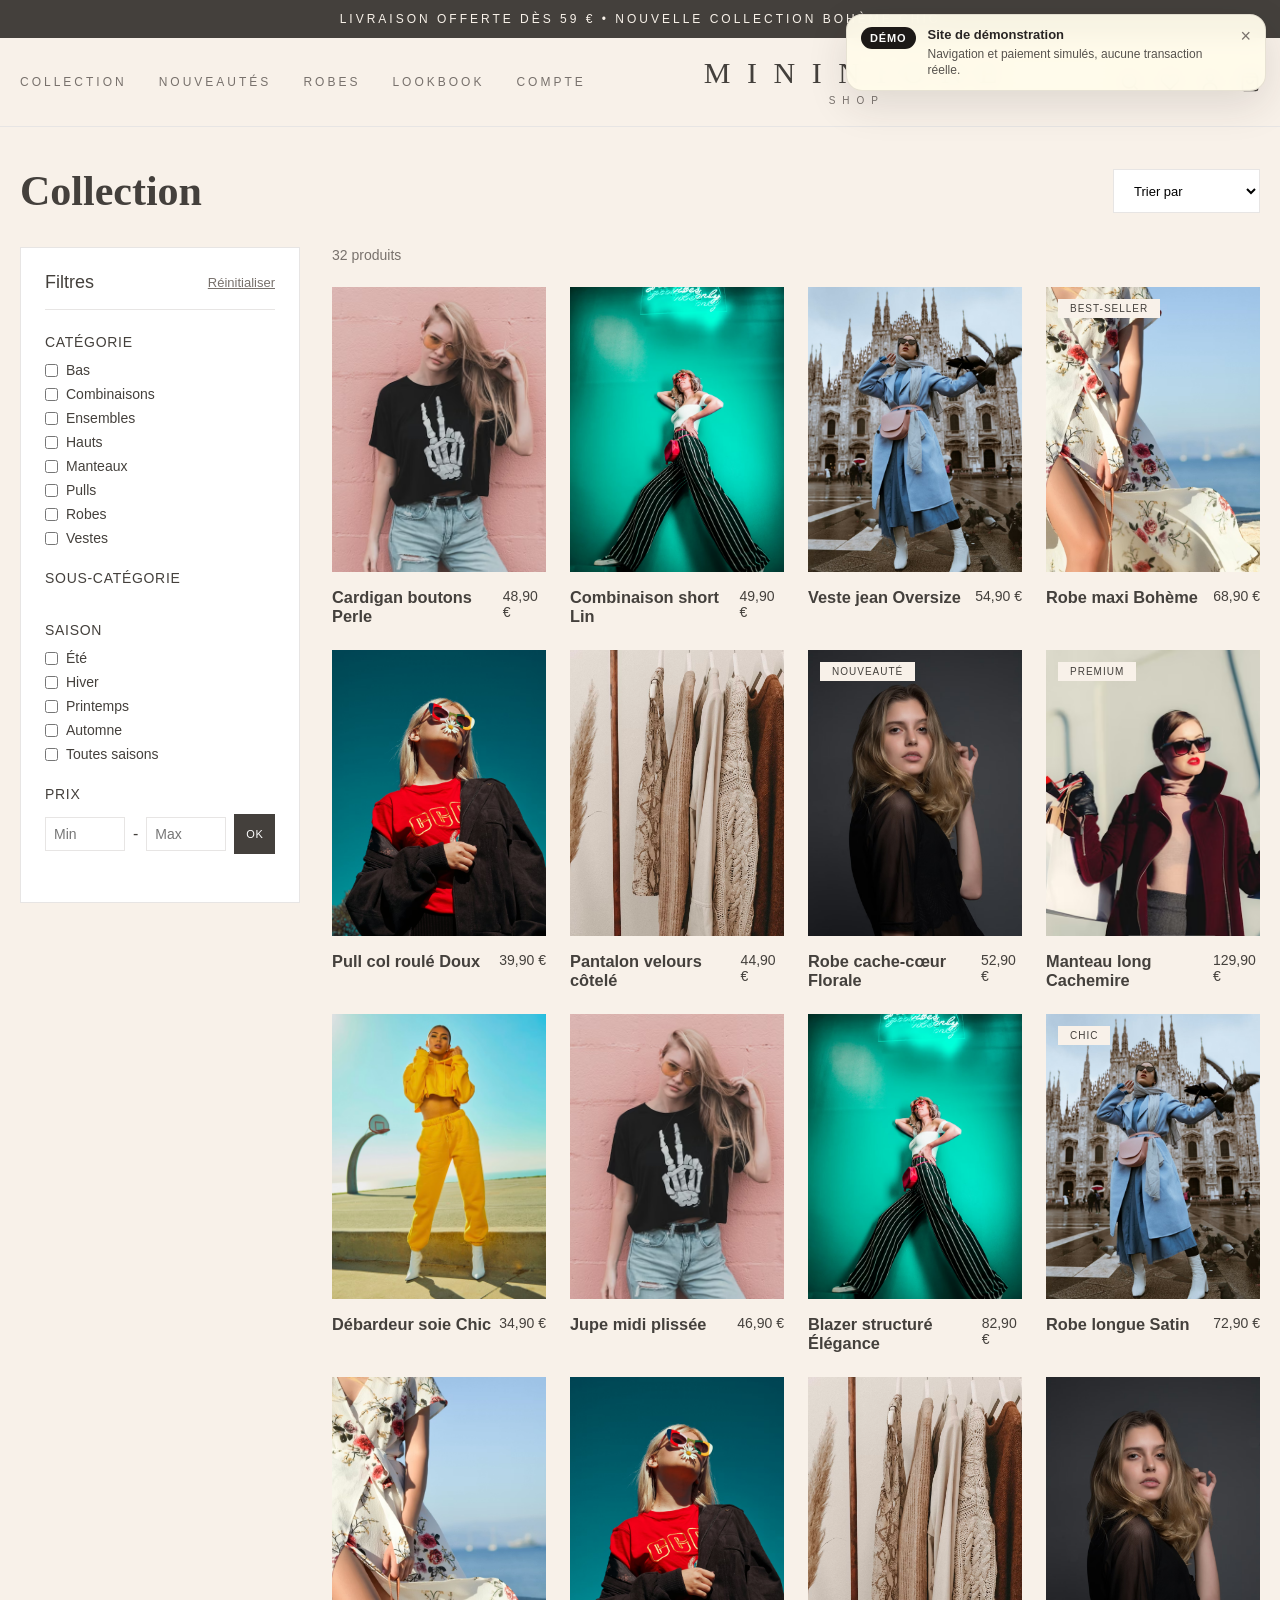
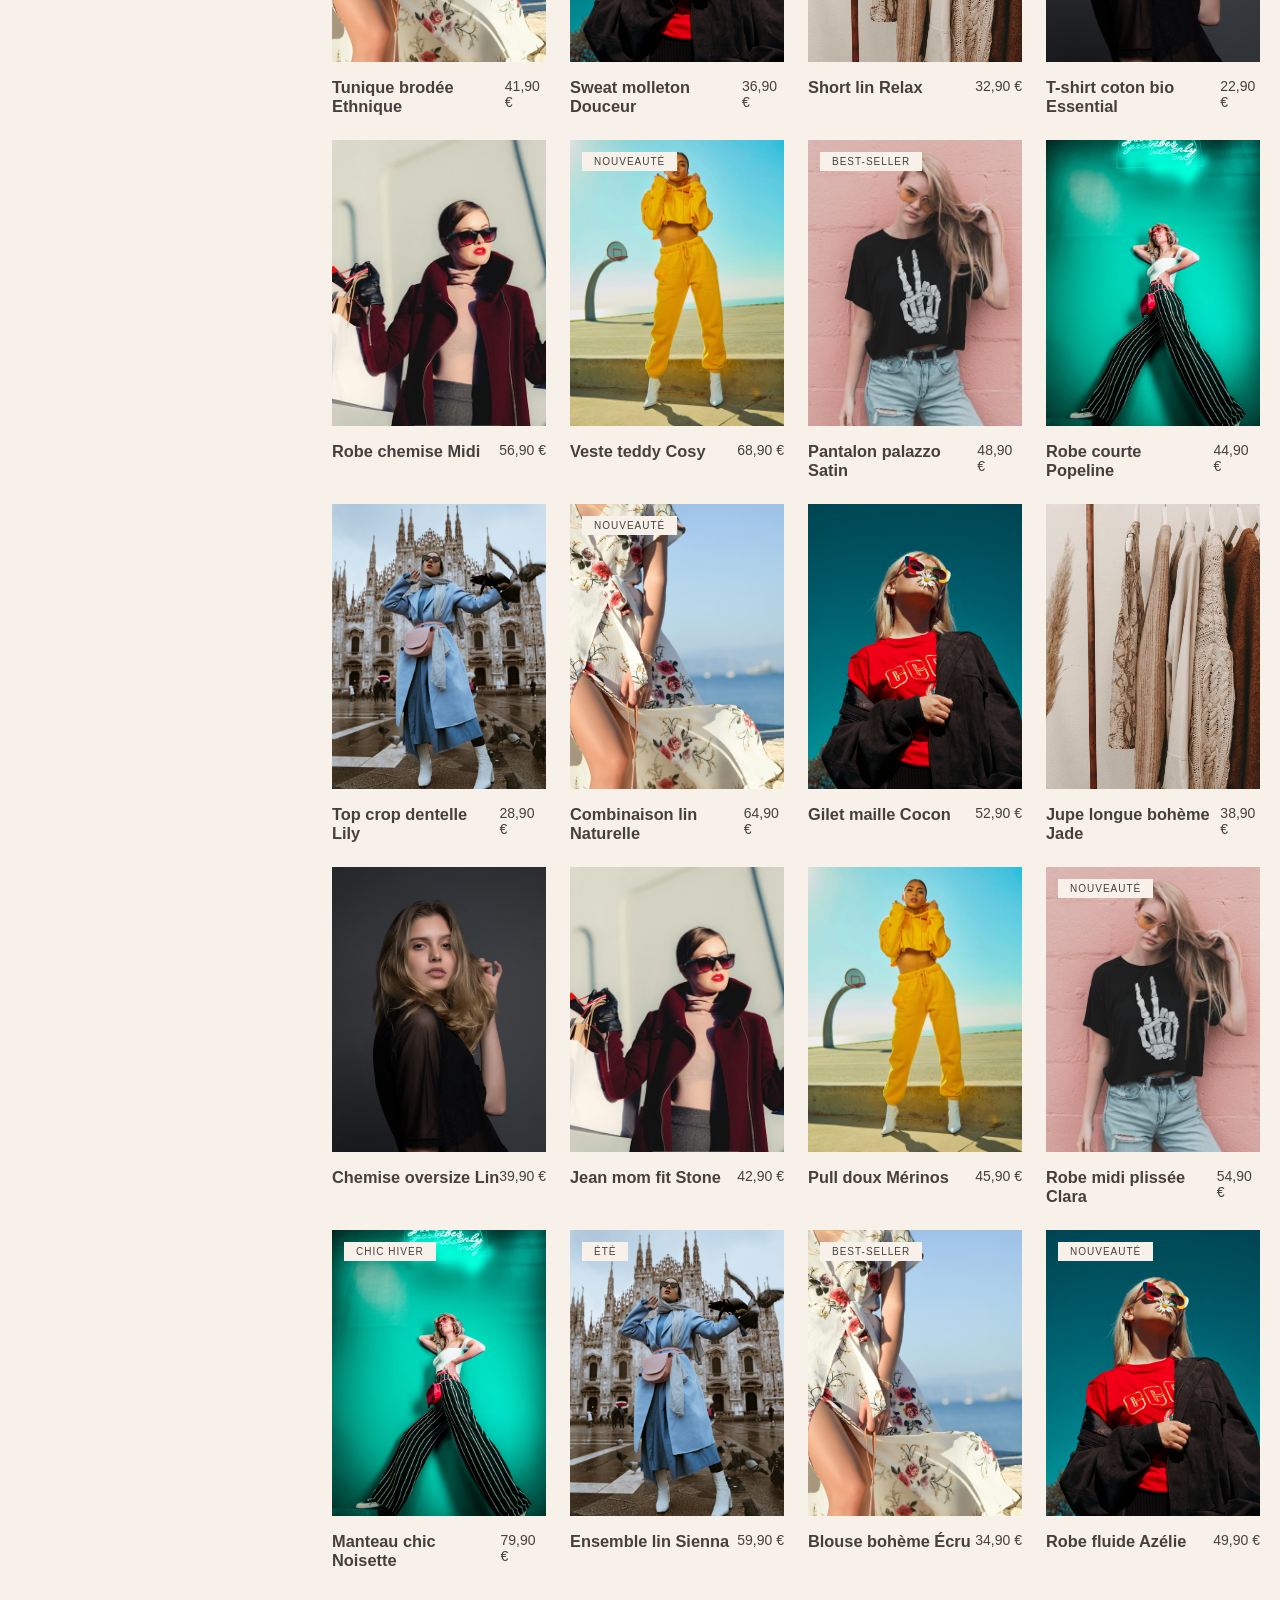
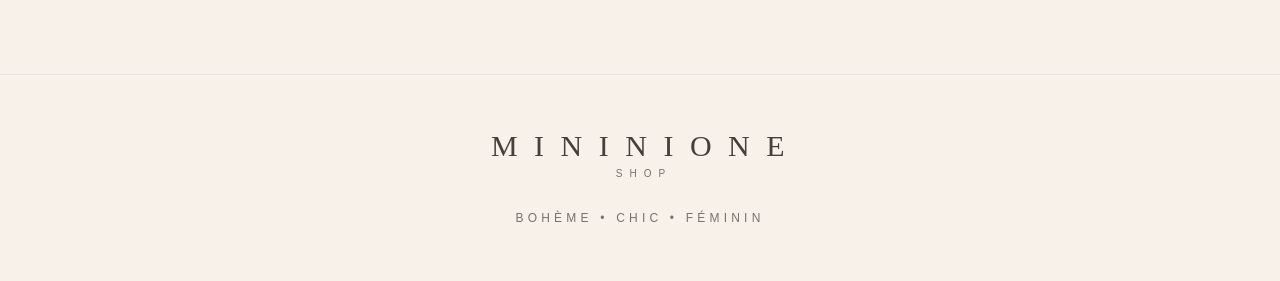
<file: collection.html>
<!DOCTYPE html>
<html lang="fr">
<head>
  <meta charset="UTF-8">
  <meta name="viewport" content="width=device-width, initial-scale=1.0">
  <title>Collection - Mininione Shop</title>
  <link rel="stylesheet" href="css/styles.css">
</head>
<body>
  <div class="banner">
    Livraison offerte dès 59 € • Nouvelle collection bohème chic
  </div>

  <header class="header">
    <div class="header-content">
      <button class="menu-toggle" id="menuToggle" aria-label="Menu">
        <svg width="24" height="24" viewBox="0 0 24 24" fill="none" stroke="currentColor" stroke-width="2"><line x1="3" y1="12" x2="21" y2="12"/><line x1="3" y1="6" x2="21" y2="6"/><line x1="3" y1="18" x2="21" y2="18"/></svg>
      </button>
      <nav class="nav-desktop">
        <a href="collection.html">Collection</a>
        <a href="collection.html?featured=1">Nouveautés</a>
        <a href="collection.html?category=Robes">Robes</a>
        <a href="index.html#lookbook">Lookbook</a>
      </nav>
      <a href="index.html" class="logo">
        <div class="logo-main">Mininione</div>
        <div class="logo-sub">shop</div>
      </a>
      <div class="header-icons">
        <button id="searchBtn" aria-label="Rechercher"><svg width="20" height="20" viewBox="0 0 24 24" fill="none" stroke="currentColor" stroke-width="2"><circle cx="11" cy="11" r="8"/><path d="m21 21-4.35-4.35"/></svg></button>
        <button id="wishlistBtn" aria-label="Favoris"><svg width="20" height="20" viewBox="0 0 24 24" fill="none" stroke="currentColor" stroke-width="2"><path d="M20.84 4.61a5.5 5.5 0 0 0-7.78 0L12 5.67l-1.06-1.06a5.5 5.5 0 0 0-7.78 7.78l1.06 1.06L12 21.23l7.78-7.78 1.06-1.06a5.5 5.5 0 0 0 0-7.78z"/></svg></button>
        <a href="cart.html" id="cartBtn" aria-label="Panier" class="cart-link"><svg width="20" height="20" viewBox="0 0 24 24" fill="none" stroke="currentColor" stroke-width="2"><path d="M6 2L3 6v14a2 2 0 0 0 2 2h14a2 2 0 0 0 2-2V6l-3-4z"/><line x1="3" y1="6" x2="21" y2="6"/><path d="M16 10a4 4 0 0 1-8 0"/></svg><span id="cartCount" class="cart-count">0</span></a>
      </div>
    </div>
    <nav class="nav-mobile" id="navMobile">
      <a href="collection.html">Collection</a>
      <a href="collection.html?featured=1">Nouveautés</a>
      <a href="collection.html?category=Robes">Robes</a>
      <a href="index.html#lookbook">Lookbook</a>
    </nav>
  </header>

  <div id="searchModal" class="modal">
    <div class="modal-content">
      <button class="modal-close" id="searchClose">&times;</button>
      <div class="search-box">
        <input type="text" id="searchInput" placeholder="Rechercher un produit...">
        <button id="searchSubmit">Rechercher</button>
      </div>
    </div>
  </div>

  <main class="collection-page">
    <div class="collection-header">
      <h1 id="pageTitle">Collection</h1>
      <div class="collection-actions">
        <button id="filterToggle" class="btn-filter" type="button">
          <svg width="18" height="18" viewBox="0 0 24 24" fill="none" stroke="currentColor" stroke-width="2"><polygon points="22 3 2 3 10 12.46 10 19 14 21 14 12.46 22 3"/></svg>
          Filtres
        </button>
        <select id="sortSelect" class="sort-select">
          <option value="">Trier par</option>
          <option value="name">Nom A-Z</option>
          <option value="price_asc">Prix croissant</option>
          <option value="price_desc">Prix décroissant</option>
          <option value="newest">Plus récent</option>
        </select>
      </div>
    </div>

    <div class="collection-container">
      <aside class="filters-sidebar" id="filtersSidebar">
        <div class="filters-header">
          <h3>Filtres</h3>
          <button id="clearFilters" class="btn-text" type="button">Réinitialiser</button>
        </div>

        <div class="filter-group">
          <h4>Catégorie</h4>
          <div id="categoryFilters" class="filter-options"></div>
        </div>

        <div class="filter-group">
          <h4>Sous-catégorie</h4>
          <div id="subcategoryFilters" class="filter-options"></div>
        </div>

        <div class="filter-group">
          <h4>Saison</h4>
          <div class="filter-options">
            <label><input type="checkbox" name="season" value="Été"> Été</label>
            <label><input type="checkbox" name="season" value="Hiver"> Hiver</label>
            <label><input type="checkbox" name="season" value="Printemps"> Printemps</label>
            <label><input type="checkbox" name="season" value="Automne"> Automne</label>
            <label><input type="checkbox" name="season" value="Toutes saisons"> Toutes saisons</label>
          </div>
        </div>

        <div class="filter-group">
          <h4>Prix</h4>
          <div class="price-range">
            <input type="number" id="minPrice" placeholder="Min" min="0" step="10">
            <span>-</span>
            <input type="number" id="maxPrice" placeholder="Max" min="0" step="10">
            <button id="applyPrice" class="btn-small" type="button">OK</button>
          </div>
        </div>
      </aside>

      <div class="collection-content">
        <div class="results-info">
          <p id="resultsCount">Chargement...</p>
        </div>
        <div class="products-grid" id="productsGrid">
          <div class="loading">Chargement des produits...</div>
        </div>
      </div>
    </div>
  </main>

  <footer class="footer">
    <a href="index.html" class="logo">
      <div class="logo-main">Mininione</div>
      <div class="logo-sub">shop</div>
    </a>
    <p class="footer-tagline">Bohème • Chic • Féminin</p>
  </footer>

  <script src="data/products-data.js"></script>
  <script src="js/mock-api.js"></script>
  <script src="js/demo-notice.js"></script>
  <script src="js/app.js"></script>
  <script src="js/collection.js"></script>
</body>
</html>
</file>
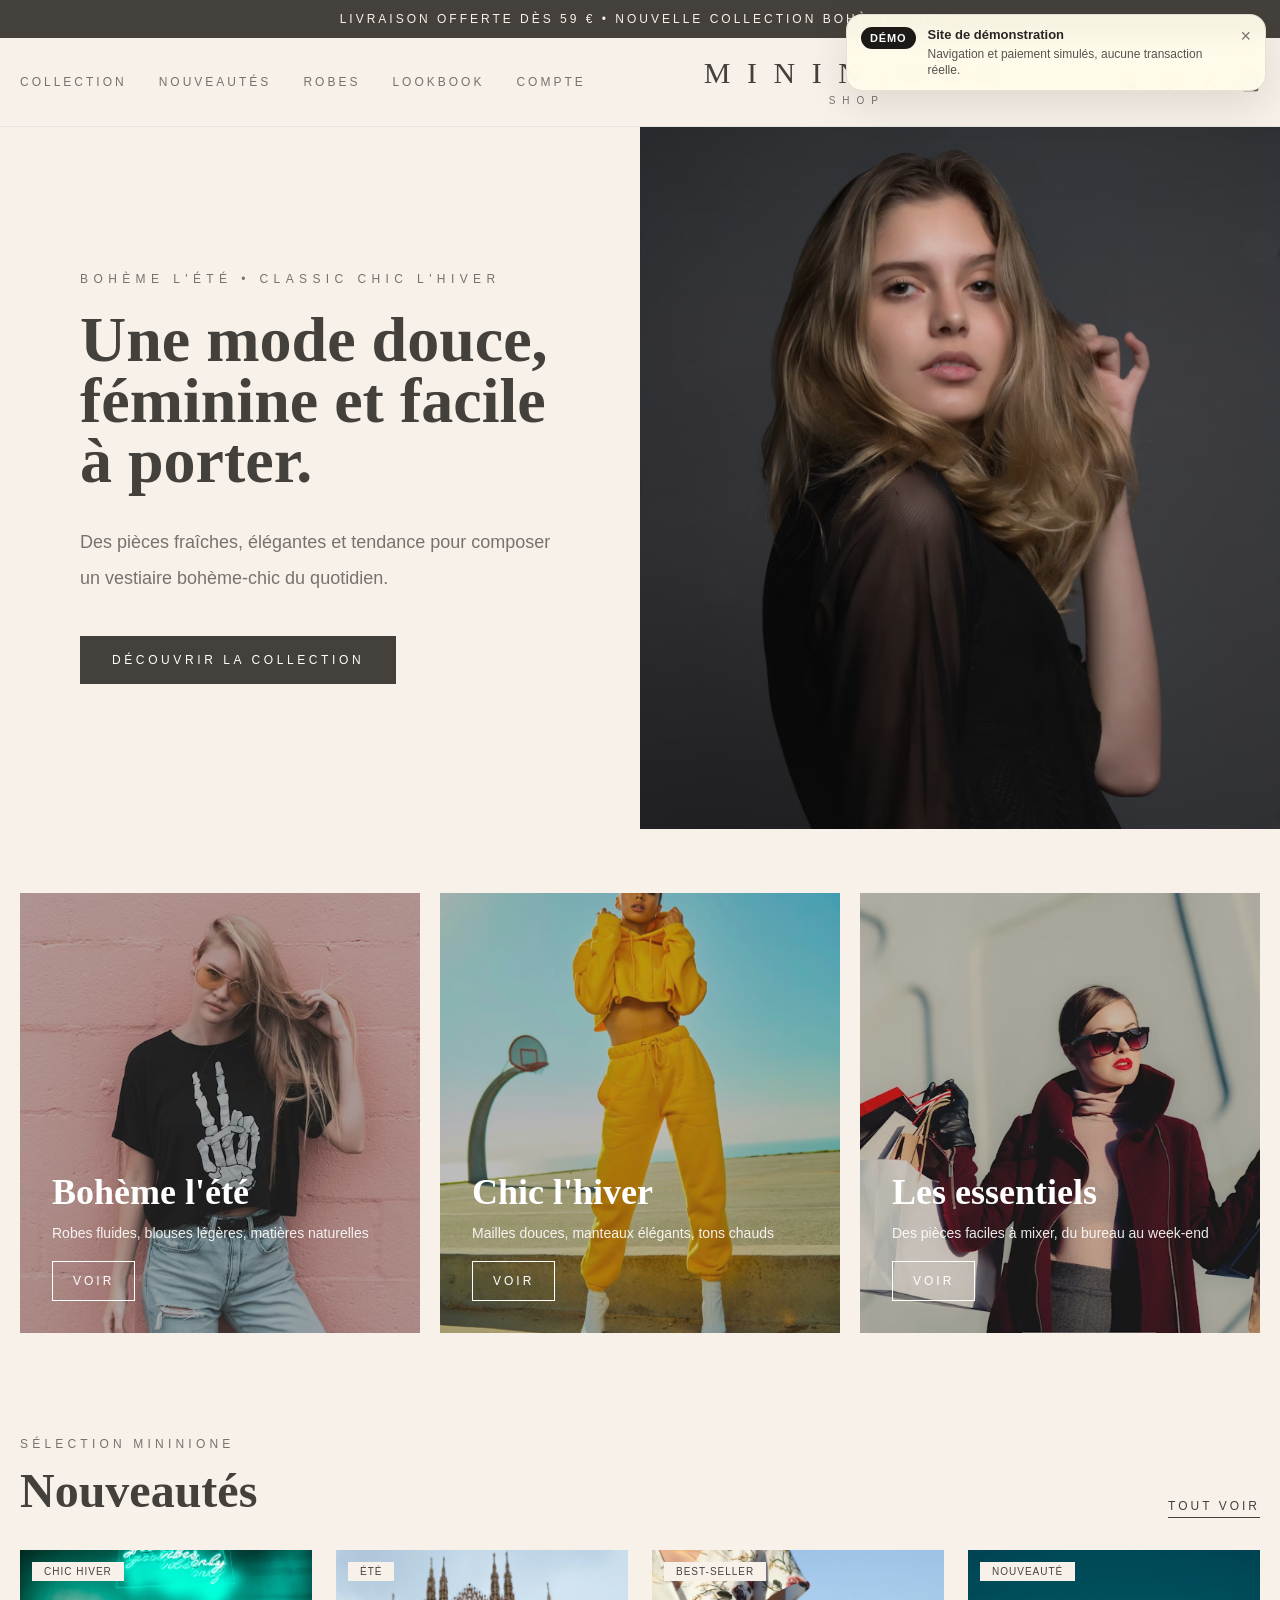
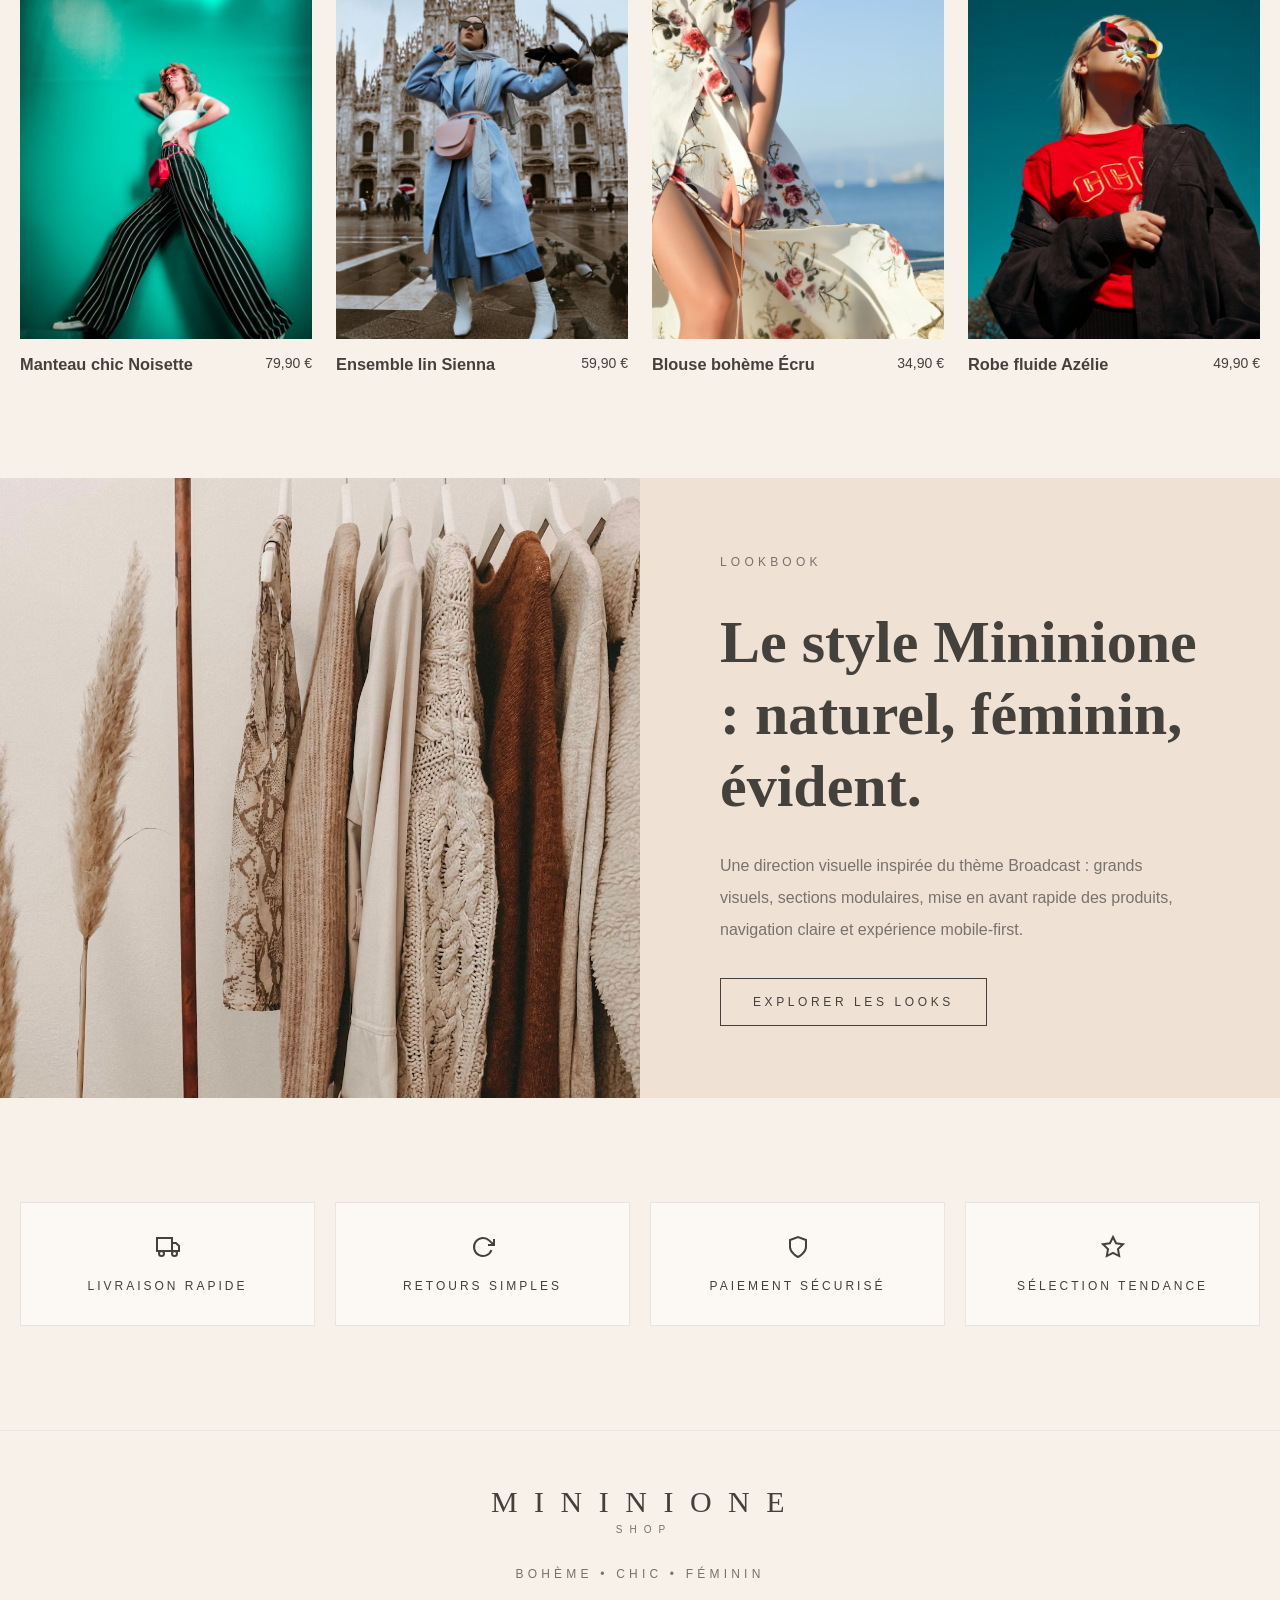
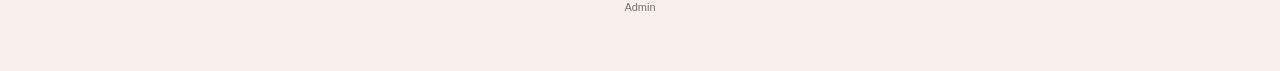
<file: confirmation.html>
<!DOCTYPE html>
<html lang="fr">
<head>
  <meta charset="UTF-8">
  <meta name="viewport" content="width=device-width, initial-scale=1.0">
  <title>Commande confirmée - Mininione Shop</title>
  <link rel="stylesheet" href="css/styles.css">
</head>
<body>
  <header class="header">
    <div class="header-content">
      <a href="index.html" class="logo">
        <div class="logo-main">Mininione</div>
        <div class="logo-sub">shop</div>
      </a>
    </div>
  </header>

  <main class="confirmation-page">
    <div class="confirmation-container">
      <div class="success-icon">
        <svg width="80" height="80" viewBox="0 0 24 24" fill="none" stroke="#16a34a" stroke-width="2">
          <path d="M22 11.08V12a10 10 0 1 1-5.93-9.14"/>
          <polyline points="22 4 12 14.01 9 11.01"/>
        </svg>
      </div>
      <h1>Commande confirmée !</h1>
      <p class="confirmation-message">
        Merci pour votre commande. Un email de confirmation vous a été envoyé.<br>
        Numéro de commande : <strong id="orderNumber">#---</strong>
      </p>
      <p class="confirmation-loyalty" id="loyaltyMessage" hidden>
        Votre cagnotte fidélité a bien été mise à jour.
      </p>
      <div class="confirmation-actions">
        <a href="index.html" class="btn-primary">Retour à l'accueil</a>
        <a href="account.html" class="btn-outline">Voir mon compte</a>
        <a href="collection.html" class="btn-outline">Continuer mes achats</a>
      </div>
    </div>
  </main>

  <footer class="footer">
    <a href="index.html" class="logo">
      <div class="logo-main">Mininione</div>
      <div class="logo-sub">shop</div>
    </a>
    <p class="footer-tagline">Bohème • Chic • Féminin</p>
  </footer>

  <script src="data/products-data.js"></script>
  <script src="js/mock-api.js"></script>
  <script src="js/demo-notice.js"></script>
  <script>
    async function loadConfirmation() {
      const orderId = new URLSearchParams(window.location.search).get('order');
      if (!orderId) {
        window.location.href = 'index.html';
        return;
      }

      try {
        const response = await fetch(`/api/orders/${orderId}`);
        if (!response.ok) {
          window.location.href = 'index.html';
          return;
        }

        const order = await response.json();
        document.getElementById('orderNumber').textContent = `#${orderId}`;

        const loyaltyMessage = document.getElementById('loyaltyMessage');
        const earnedPoints = Number(order.loyalty_points_earned) || 0;
        if (earnedPoints > 0) {
          loyaltyMessage.hidden = false;
          loyaltyMessage.innerHTML = `Vous avez gagné <strong>${earnedPoints} points fidélité</strong> avec cette commande.`;
        }
      } catch (error) {
        window.location.href = 'index.html';
      }
    }

    loadConfirmation();
  </script>
</body>
</html>
</file>
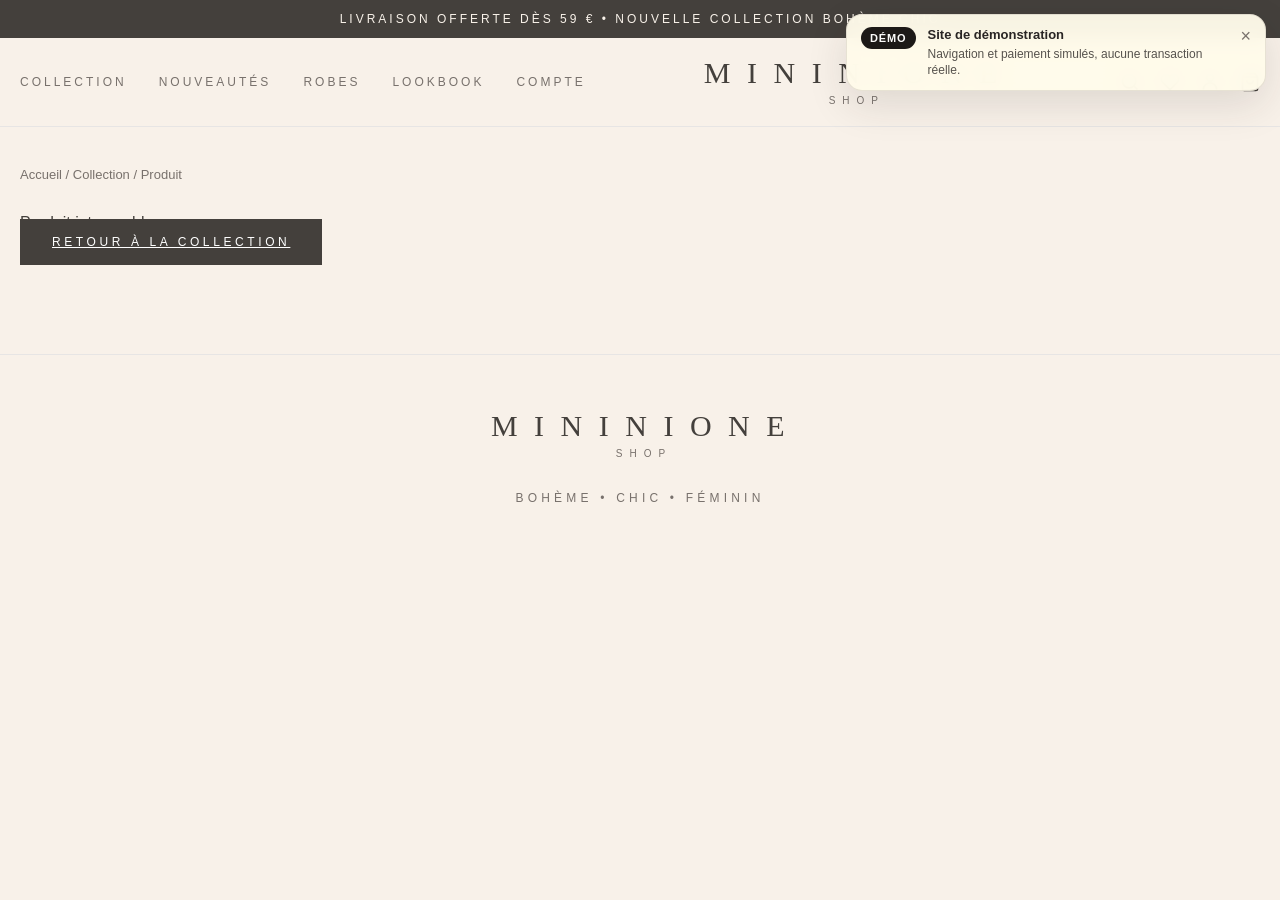
<file: product.html>
<!DOCTYPE html>
<html lang="fr">
<head>
  <meta charset="UTF-8">
  <meta name="viewport" content="width=device-width, initial-scale=1.0">
  <title>Produit - Mininione Shop</title>
  <link rel="stylesheet" href="css/styles.css">
</head>
<body>
  <div class="banner">
    Livraison offerte dès 59 € • Nouvelle collection bohème chic
  </div>

  <header class="header">
    <div class="header-content">
      <button class="menu-toggle" id="menuToggle" aria-label="Menu">
        <svg width="24" height="24" viewBox="0 0 24 24" fill="none" stroke="currentColor" stroke-width="2"><line x1="3" y1="12" x2="21" y2="12"/><line x1="3" y1="6" x2="21" y2="6"/><line x1="3" y1="18" x2="21" y2="18"/></svg>
      </button>
      <nav class="nav-desktop">
        <a href="collection.html">Collection</a>
        <a href="collection.html?featured=1">Nouveautés</a>
        <a href="collection.html?category=Robes">Robes</a>
        <a href="index.html#lookbook">Lookbook</a>
      </nav>
      <a href="index.html" class="logo">
        <div class="logo-main">Mininione</div>
        <div class="logo-sub">shop</div>
      </a>
      <div class="header-icons">
        <button id="searchBtn" aria-label="Rechercher"><svg width="20" height="20" viewBox="0 0 24 24" fill="none" stroke="currentColor" stroke-width="2"><circle cx="11" cy="11" r="8"/><path d="m21 21-4.35-4.35"/></svg></button>
        <button id="wishlistBtn" aria-label="Favoris"><svg width="20" height="20" viewBox="0 0 24 24" fill="none" stroke="currentColor" stroke-width="2"><path d="M20.84 4.61a5.5 5.5 0 0 0-7.78 0L12 5.67l-1.06-1.06a5.5 5.5 0 0 0-7.78 7.78l1.06 1.06L12 21.23l7.78-7.78 1.06-1.06a5.5 5.5 0 0 0 0-7.78z"/></svg></button>
        <a href="cart.html" id="cartBtn" aria-label="Panier" class="cart-link"><svg width="20" height="20" viewBox="0 0 24 24" fill="none" stroke="currentColor" stroke-width="2"><path d="M6 2L3 6v14a2 2 0 0 0 2 2h14a2 2 0 0 0 2-2V6l-3-4z"/><line x1="3" y1="6" x2="21" y2="6"/><path d="M16 10a4 4 0 0 1-8 0"/></svg><span id="cartCount" class="cart-count">0</span></a>
      </div>
    </div>
    <nav class="nav-mobile" id="navMobile">
      <a href="collection.html">Collection</a>
      <a href="collection.html?featured=1">Nouveautés</a>
      <a href="collection.html?category=Robes">Robes</a>
      <a href="index.html#lookbook">Lookbook</a>
    </nav>
  </header>

  <div id="searchModal" class="modal">
    <div class="modal-content">
      <button class="modal-close" id="searchClose">&times;</button>
      <div class="search-box">
        <input type="text" id="searchInput" placeholder="Rechercher un produit...">
        <button id="searchSubmit">Rechercher</button>
      </div>
    </div>
  </div>

  <main class="product-page">
    <div class="breadcrumb">
      <a href="index.html">Accueil</a> / <a href="collection.html">Collection</a> / <span id="breadcrumbProduct">Produit</span>
    </div>

    <div class="product-container" id="productContainer">
      <div class="loading" style="text-align:center;padding:100px 20px;">Chargement...</div>
    </div>
  </main>

  <footer class="footer">
    <a href="index.html" class="logo">
      <div class="logo-main">Mininione</div>
      <div class="logo-sub">shop</div>
    </a>
    <p class="footer-tagline">Bohème • Chic • Féminin</p>
  </footer>

  <script src="data/products-data.js"></script>
  <script src="js/mock-api.js"></script>
  <script src="js/demo-notice.js"></script>
  <script src="js/app.js"></script>
  <script src="js/product.js"></script>
</body>
</html>
</file>
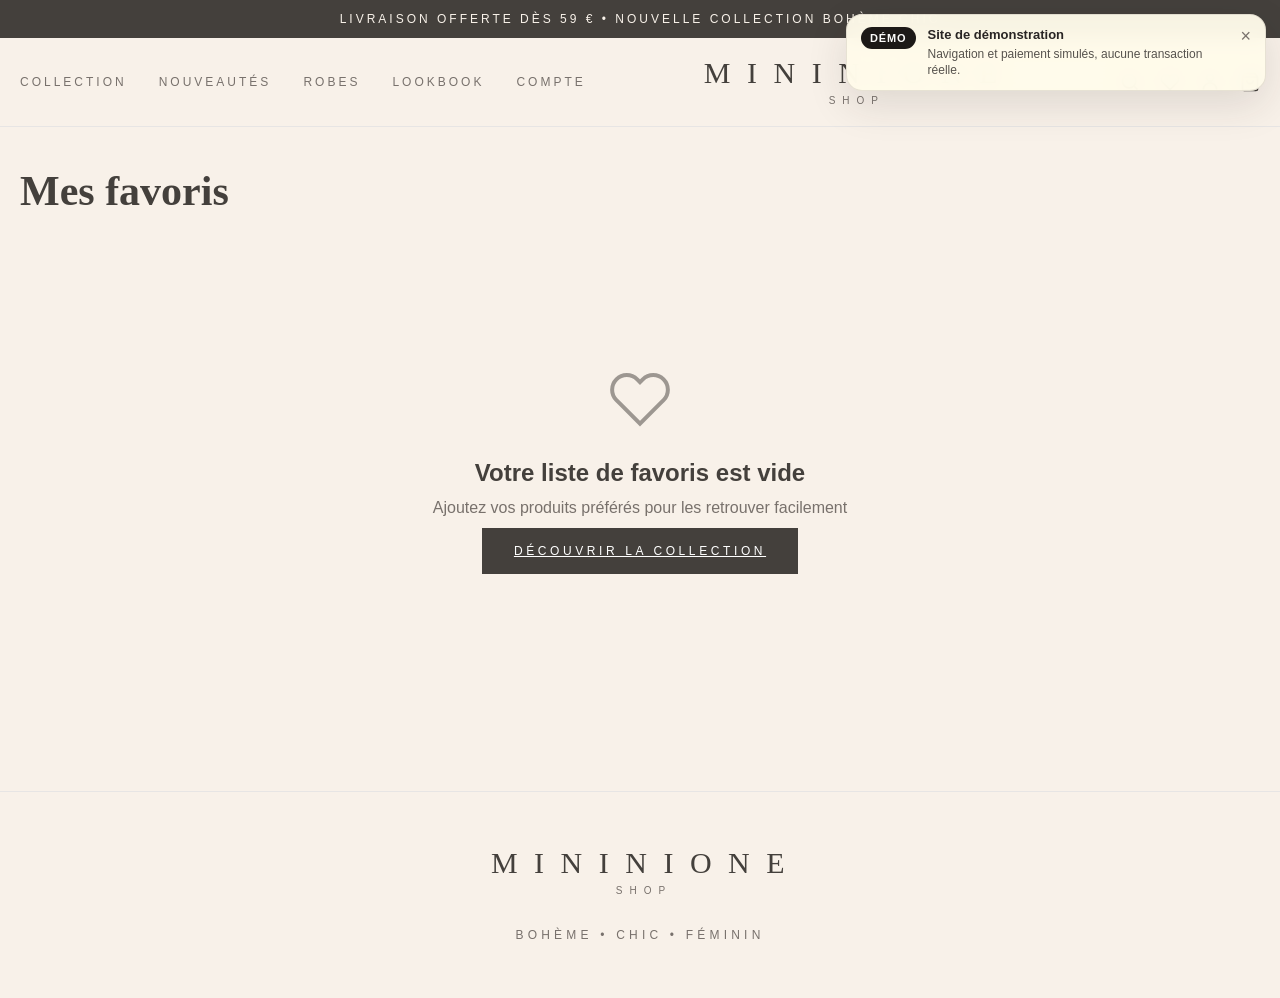
<file: wishlist.html>
<!DOCTYPE html>
<html lang="fr">
<head>
  <meta charset="UTF-8">
  <meta name="viewport" content="width=device-width, initial-scale=1.0">
  <title>Mes favoris - Mininione Shop</title>
  <link rel="stylesheet" href="css/styles.css">
</head>
<body>
  <div class="banner">
    Livraison offerte dès 59 € • Nouvelle collection bohème chic
  </div>

  <header class="header">
    <div class="header-content">
      <button class="menu-toggle" id="menuToggle" aria-label="Menu">
        <svg width="24" height="24" viewBox="0 0 24 24" fill="none" stroke="currentColor" stroke-width="2"><line x1="3" y1="12" x2="21" y2="12"/><line x1="3" y1="6" x2="21" y2="6"/><line x1="3" y1="18" x2="21" y2="18"/></svg>
      </button>
      <nav class="nav-desktop">
        <a href="collection.html">Collection</a>
        <a href="collection.html?featured=1">Nouveautés</a>
        <a href="collection.html?category=Robes">Robes</a>
        <a href="index.html#lookbook">Lookbook</a>
      </nav>
      <a href="index.html" class="logo">
        <div class="logo-main">Mininione</div>
        <div class="logo-sub">shop</div>
      </a>
      <div class="header-icons">
        <button id="searchBtn" aria-label="Rechercher"><svg width="20" height="20" viewBox="0 0 24 24" fill="none" stroke="currentColor" stroke-width="2"><circle cx="11" cy="11" r="8"/><path d="m21 21-4.35-4.35"/></svg></button>
        <button id="wishlistBtn" aria-label="Favoris" class="wishlist-link active"><svg width="20" height="20" viewBox="0 0 24 24" fill="none" stroke="currentColor" stroke-width="2"><path d="M20.84 4.61a5.5 5.5 0 0 0-7.78 0L12 5.67l-1.06-1.06a5.5 5.5 0 0 0-7.78 7.78l1.06 1.06L12 21.23l7.78-7.78 1.06-1.06a5.5 5.5 0 0 0 0-7.78z"/></svg><span id="wishlistCount" class="cart-count">0</span></button>
        <a href="cart.html" id="cartBtn" aria-label="Panier" class="cart-link"><svg width="20" height="20" viewBox="0 0 24 24" fill="none" stroke="currentColor" stroke-width="2"><path d="M6 2L3 6v14a2 2 0 0 0 2 2h14a2 2 0 0 0 2-2V6l-3-4z"/><line x1="3" y1="6" x2="21" y2="6"/><path d="M16 10a4 4 0 0 1-8 0"/></svg><span id="cartCount" class="cart-count">0</span></a>
      </div>
    </div>
    <nav class="nav-mobile" id="navMobile">
      <a href="collection.html">Collection</a>
      <a href="collection.html?featured=1">Nouveautés</a>
      <a href="collection.html?category=Robes">Robes</a>
      <a href="index.html#lookbook">Lookbook</a>
    </nav>
  </header>

  <div id="searchModal" class="modal">
    <div class="modal-content">
      <button class="modal-close" id="searchClose">&times;</button>
      <div class="search-box">
        <input type="text" id="searchInput" placeholder="Rechercher un produit...">
        <button id="searchSubmit">Rechercher</button>
      </div>
    </div>
  </div>

  <main class="cart-page">
    <div class="wishlist-header">
      <h1>Mes favoris</h1>
      <button id="clearWishlistBtn" class="btn-text" style="display:none;">Tout supprimer</button>
    </div>

    <div class="wishlist-container" id="wishlistContainer">
      <div class="loading">Chargement...</div>
    </div>
  </main>

  <footer class="footer">
    <a href="index.html" class="logo">
      <div class="logo-main">Mininione</div>
      <div class="logo-sub">shop</div>
    </a>
    <p class="footer-tagline">Bohème • Chic • Féminin</p>
  </footer>

  <script src="data/products-data.js"></script>
  <script src="js/mock-api.js"></script>
  <script src="js/demo-notice.js"></script>
  <script src="js/app.js"></script>
  <script src="js/wishlist-page.js"></script>
</body>
</html>
</file>
<file: css/styles.css>
* {
  margin: 0;
  padding: 0;
  box-sizing: border-box;
}

body {
  font-family: -apple-system, BlinkMacSystemFont, 'Segoe UI', Roboto, sans-serif;
  background-color: #f8f1e9;
  color: #44403c;
  min-height: 100vh;
  overflow-x: hidden;
}

.banner {
  background-color: #44403c;
  color: #f8f1e9;
  text-align: center;
  font-size: 12px;
  letter-spacing: 0.25em;
  text-transform: uppercase;
  padding: 12px;
}

.header {
  position: sticky;
  top: 0;
  z-index: 50;
  background-color: rgba(248, 241, 233, 0.9);
  backdrop-filter: blur(10px);
  border-bottom: 1px solid #e7e5e4;
}

.header-content {
  max-width: 1280px;
  margin: 0 auto;
  padding: 20px;
  display: flex;
  align-items: center;
  justify-content: space-between;
  gap: 16px;
}

.menu-toggle {
  display: block;
  background: none;
  border: none;
  cursor: pointer;
  color: #44403c;
}

.nav-desktop {
  display: none;
  gap: 32px;
  font-size: 12px;
  letter-spacing: 0.25em;
  text-transform: uppercase;
}

.nav-desktop a {
  color: #78716c;
  text-decoration: none;
  cursor: pointer;
}

.logo {
  text-align: center;
  line-height: 1;
  user-select: none;
}

.logo-main {
  font-family: Georgia, serif;
  font-size: 30px;
  letter-spacing: 0.55em;
  color: #44403c;
  text-transform: uppercase;
  margin-left: 12px;
}

.logo-sub {
  margin-top: 8px;
  font-size: 10px;
  letter-spacing: 0.7em;
  text-transform: uppercase;
  color: #78716c;
  margin-left: 8px;
}

.header-icons {
  display: flex;
  gap: 20px;
  cursor: pointer;
  flex-shrink: 0;
}

.nav-mobile {
  display: none;
  padding: 0 24px 20px;
  flex-direction: column;
  gap: 12px;
  font-size: 14px;
  text-transform: uppercase;
  letter-spacing: 0.1em;
}

.nav-mobile.open {
  display: flex;
  background-color: rgba(248, 241, 233, 0.98);
  border-top: 1px solid #e7e5e4;
}

.nav-mobile a {
  color: #44403c;
  text-decoration: none;
}

.hero {
  position: relative;
  overflow: hidden;
}

.hero-grid {
  display: grid;
  grid-template-columns: 1fr;
  min-height: 78vh;
}

.hero-content {
  display: flex;
  align-items: center;
  padding: 80px 32px;
}

.hero-inner {
  max-width: 576px;
  animation: fadeInUp 0.8s ease-out;
}

.hero-subtitle {
  font-size: 12px;
  letter-spacing: 0.45em;
  text-transform: uppercase;
  color: #78716c;
  margin-bottom: 24px;
}

.hero-title {
  font-family: Georgia, serif;
  font-size: 48px;
  line-height: 0.95;
  margin-bottom: 32px;
}

.hero-description {
  font-size: 18px;
  color: #78716c;
  margin-bottom: 40px;
  line-height: 2;
}

.btn-primary {
  background-color: #44403c;
  color: white;
  padding: 16px 32px;
  font-size: 12px;
  letter-spacing: 0.3em;
  text-transform: uppercase;
  border: none;
  cursor: pointer;
  transition: background-color 0.3s;
  min-height: 48px;
}

.btn-primary:hover {
  background-color: #57534e;
}

.hero-image {
  position: relative;
  min-height: 560px;
}

.hero-image img {
  position: absolute;
  inset: 0;
  width: 100%;
  height: 100%;
  object-fit: cover;
}

.hero-overlay {
  position: absolute;
  inset: 0;
  background: linear-gradient(to top, rgba(41, 37, 36, 0.25), transparent);
}

.categories {
  max-width: 1280px;
  margin: 0 auto;
  padding: 64px 20px;
  display: grid;
  gap: 20px;
}

.category-card {
  position: relative;
  height: 440px;
  overflow: hidden;
  background-color: #e7e5e4;
}

.category-card img {
  width: 100%;
  height: 100%;
  object-fit: cover;
  transition: transform 0.7s;
}

.category-card:hover img {
  transform: scale(1.05);
}

.category-overlay {
  position: absolute;
  inset: 0;
  background-color: rgba(41, 37, 36, 0.25);
}

.category-content {
  position: absolute;
  bottom: 32px;
  left: 32px;
  right: 32px;
  color: white;
}

.category-content h2 {
  font-family: Georgia, serif;
  font-size: 36px;
  margin-bottom: 12px;
}

.category-content p {
  font-size: 14px;
  opacity: 0.9;
  margin-bottom: 20px;
}

.btn-outline-white {
  border: 1px solid white;
  background: none;
  color: white;
  padding: 12px 20px;
  font-size: 12px;
  letter-spacing: 0.25em;
  text-transform: uppercase;
  cursor: pointer;
  transition: background-color 0.3s;
}

.btn-outline-white:hover {
  background-color: rgba(255, 255, 255, 0.1);
}

.products {
  max-width: 1280px;
  margin: 0 auto;
  padding: 40px 20px;
}

.products-header {
  display: flex;
  align-items: flex-end;
  justify-content: space-between;
  margin-bottom: 32px;
}

.section-subtitle {
  font-size: 12px;
  letter-spacing: 0.35em;
  text-transform: uppercase;
  color: #78716c;
  margin-bottom: 12px;
}

.section-title {
  font-family: Georgia, serif;
  font-size: 48px;
}

.link-underline {
  display: none;
  font-size: 12px;
  letter-spacing: 0.25em;
  text-transform: uppercase;
  border-bottom: 1px solid #44403c;
  padding-bottom: 4px;
  color: #44403c;
  text-decoration: none;
}

.products-grid {
  display: grid;
  gap: 24px;
}

.product-card {
  cursor: pointer;
}

.product-image {
  position: relative;
  aspect-ratio: 3/4;
  overflow: hidden;
  background-color: #e7e5e4;
  margin-bottom: 16px;
}

.product-image img {
  width: 100%;
  height: 100%;
  object-fit: cover;
  transition: transform 0.7s;
}

.product-card:hover .product-image img {
  transform: scale(1.05);
}

.product-badge {
  position: absolute;
  top: 12px;
  left: 12px;
  background-color: #f8f1e9;
  padding: 4px 12px;
  font-size: 10px;
  letter-spacing: 0.1em;
  text-transform: uppercase;
}

.product-quick-view {
  position: absolute;
  bottom: 12px;
  left: 12px;
  right: 12px;
  background-color: rgba(255, 255, 255, 0.95);
  padding: 12px;
  font-size: 12px;
  letter-spacing: 0.25em;
  text-transform: uppercase;
  border: none;
  cursor: pointer;
  opacity: 0;
  transition: opacity 0.3s;
}

.product-card:hover .product-quick-view {
  opacity: 1;
}

.product-info {
  display: flex;
  justify-content: space-between;
  font-size: 14px;
}

.lookbook {
  margin: 64px 0;
  background-color: #efe2d5;
}

.lookbook-grid {
  max-width: 1280px;
  margin: 0 auto;
  display: grid;
  align-items: center;
}

.lookbook-grid img {
  width: 100%;
  height: 620px;
  object-fit: cover;
}

.lookbook-content {
  padding: 64px 32px;
}

.lookbook-content h2 {
  font-family: Georgia, serif;
  font-size: 48px;
  line-height: 1.2;
  margin-bottom: 28px;
}

.lookbook-content p {
  color: #78716c;
  line-height: 2;
  margin-bottom: 32px;
}

.btn-outline {
  border: 1px solid #44403c;
  background: none;
  color: #44403c;
  padding: 16px 32px;
  font-size: 12px;
  letter-spacing: 0.3em;
  text-transform: uppercase;
  cursor: pointer;
  transition: background-color 0.3s;
  min-height: 48px;
}

.btn-outline:hover {
  background-color: rgba(68, 64, 60, 0.05);
}

.features {
  max-width: 1280px;
  margin: 0 auto;
  padding: 40px 20px;
  display: grid;
  gap: 20px;
  text-align: center;
}

.feature-card {
  background-color: rgba(255, 255, 255, 0.45);
  padding: 32px;
  border: 1px solid #e7e5e4;
}

.feature-card svg {
  margin: 0 auto 16px;
}

.feature-card p {
  font-size: 12px;
  letter-spacing: 0.25em;
  text-transform: uppercase;
}

.footer {
  margin-top: 64px;
  border-top: 1px solid #e7e5e4;
  padding: 56px 20px;
  text-align: center;
}

.footer-tagline {
  margin-top: 32px;
  font-size: 12px;
  letter-spacing: 0.35em;
  text-transform: uppercase;
  color: #78716c;
}

@keyframes fadeInUp {
  from {
    opacity: 0;
    transform: translateY(20px);
  }
  to {
    opacity: 1;
    transform: translateY(0);
  }
}

@media (min-width: 640px) {
  .products-grid {
    grid-template-columns: repeat(2, 1fr);
  }
}

@media (min-width: 768px) {
  .categories {
    grid-template-columns: repeat(3, 1fr);
  }

  .features {
    grid-template-columns: repeat(4, 1fr);
  }
}

@media (min-width: 1024px) {
  .menu-toggle {
    display: none;
  }

  .nav-desktop {
    display: flex;
  }

  .hero-grid {
    grid-template-columns: repeat(2, 1fr);
  }

  .hero-title {
    font-size: 64px;
  }

  .hero-content {
    padding: 80px 80px;
  }

  .link-underline {
    display: block;
  }

  .products-grid {
    grid-template-columns: repeat(4, 1fr);
  }

  .lookbook-grid {
    grid-template-columns: repeat(2, 1fr);
  }

  .lookbook-content {
    padding: 64px 80px;
  }

  .lookbook-content h2 {
    font-size: 60px;
  }
}
/* ============================================
   NOUVELLES FONCTIONNALITÉS E-COMMERCE
   ============================================ */

/* Logo clickable */
.logo {
  text-decoration: none;
}

.logo:hover {
  opacity: 0.8;
}

/* Cart count badge */
.cart-link {
  position: relative;
  text-decoration: none;
  color: inherit;
  display: flex;
  align-items: center;
}

.account-link {
  position: relative;
  text-decoration: none;
  color: inherit;
  display: flex;
  align-items: center;
}

.cart-count {
  position: absolute;
  top: -8px;
  right: -8px;
  background-color: #44403c;
  color: #f8f1e9;
  font-size: 10px;
  font-weight: bold;
  padding: 2px 6px;
  border-radius: 50%;
  min-width: 18px;
  height: 18px;
  display: none;
  align-items: center;
  justify-content: center;
}

.loyalty-badge {
  position: absolute;
  top: -9px;
  right: -16px;
  background-color: #1c1917;
  color: #f8f1e9;
  font-size: 10px;
  font-weight: 700;
  padding: 2px 7px;
  border-radius: 999px;
  min-width: 24px;
  height: 18px;
  display: none;
  align-items: center;
  justify-content: center;
  letter-spacing: 0.02em;
}

/* Header icons buttons */
.header-icons button {
  background: none;
  border: none;
  cursor: pointer;
  color: #44403c;
  padding: 0;
  display: flex;
  align-items: center;
}

.header-icons button:hover {
  opacity: 0.7;
}

/* Modal */
.modal {
  display: none;
  position: fixed;
  top: 0;
  left: 0;
  width: 100%;
  height: 100%;
  background-color: rgba(0, 0, 0, 0.5);
  z-index: 1000;
  align-items: center;
  justify-content: center;
  padding: 20px;
}

.modal-content {
  background-color: #f8f1e9;
  padding: 40px;
  border-radius: 0;
  max-width: 500px;
  width: 100%;
  position: relative;
  max-height: 90vh;
  overflow-y: auto;
}

.modal-large {
  max-width: 800px;
}

.modal-close {
  position: absolute;
  top: 20px;
  right: 20px;
  font-size: 32px;
  background: none;
  border: none;
  cursor: pointer;
  color: #44403c;
  line-height: 1;
}

.modal-close:hover {
  opacity: 0.7;
}

.search-box {
  display: flex;
  gap: 12px;
  margin-top: 20px;
}

.search-box input {
  flex: 1;
  padding: 12px;
  border: 1px solid #e7e5e4;
  background-color: white;
  font-size: 14px;
}

.search-box button {
  padding: 12px 24px;
  background-color: #44403c;
  color: white;
  border: none;
  cursor: pointer;
  font-size: 12px;
  letter-spacing: 0.1em;
  text-transform: uppercase;
}

.search-box button:hover {
  background-color: #57534e;
}

/* Notifications */
.notification {
  position: fixed;
  bottom: 20px;
  right: 20px;
  background-color: #16a34a;
  color: white;
  padding: 16px 24px;
  border-radius: 4px;
  box-shadow: 0 4px 12px rgba(0,0,0,0.15);
  z-index: 1001;
  transform: translateY(100px);
  opacity: 0;
  transition: all 0.3s ease;
  max-width: 90%;
}

.notification.show {
  transform: translateY(0);
  opacity: 1;
}

.notification-error {
  background-color: #dc2626;
}

/* Loading */
.loading {
  text-align: center;
  padding: 40px;
  color: #78716c;
}

/* Collection Page */
.collection-page {
  max-width: 1440px;
  margin: 0 auto;
  padding: 40px 20px;
}

.collection-header {
  display: flex;
  justify-content: space-between;
  align-items: center;
  margin-bottom: 32px;
  flex-wrap: wrap;
  gap: 16px;
}

.collection-header h1 {
  font-family: Georgia, serif;
  font-size: 42px;
  margin: 0;
}

.collection-actions {
  display: flex;
  gap: 12px;
  align-items: center;
}

.btn-filter {
  display: flex;
  align-items: center;
  gap: 8px;
  padding: 10px 16px;
  border: 1px solid #e7e5e4;
  background-color: white;
  cursor: pointer;
  font-size: 13px;
  letter-spacing: 0.05em;
  min-height: 44px;
}

.btn-filter:hover {
  background-color: #f5f5f4;
}

.sort-select {
  padding: 10px 16px;
  border: 1px solid #e7e5e4;
  background-color: white;
  cursor: pointer;
  font-size: 13px;
  min-height: 44px;
}

.collection-container {
  display: grid;
  grid-template-columns: 1fr;
  gap: 32px;
}

.filters-sidebar {
  display: none;
  padding: 24px;
  background-color: white;
  border: 1px solid #e7e5e4;
  height: fit-content;
  position: sticky;
  top: 100px;
}

.filters-sidebar.open {
  display: block;
  position: fixed;
  top: 0;
  left: 0;
  right: 0;
  bottom: 0;
  z-index: 100;
  overflow-y: auto;
  background-color: #fcfaf7;
}

.filters-header {
  display: flex;
  justify-content: space-between;
  align-items: center;
  margin-bottom: 24px;
  padding-bottom: 16px;
  border-bottom: 1px solid #e7e5e4;
}

.filters-header h3 {
  font-size: 18px;
  font-weight: 500;
}

.btn-text {
  background: none;
  border: none;
  color: #78716c;
  cursor: pointer;
  font-size: 13px;
  text-decoration: underline;
}

.btn-text:hover {
  color: #44403c;
}

.filter-group {
  margin-bottom: 24px;
}

.filter-group h4 {
  font-size: 14px;
  font-weight: 500;
  margin-bottom: 12px;
  text-transform: uppercase;
  letter-spacing: 0.05em;
}

.filter-options {
  display: flex;
  flex-direction: column;
  gap: 8px;
}

.filter-options label {
  display: flex;
  align-items: center;
  gap: 8px;
  font-size: 14px;
  cursor: pointer;
}

.filter-options input[type="checkbox"] {
  cursor: pointer;
}

.price-range {
  display: flex;
  align-items: center;
  gap: 8px;
}

.price-range input {
  width: 80px;
  padding: 8px;
  border: 1px solid #e7e5e4;
  font-size: 14px;
}

.btn-small {
  padding: 6px 12px;
  background-color: #44403c;
  color: white;
  border: none;
  cursor: pointer;
  font-size: 11px;
  letter-spacing: 0.05em;
  text-transform: uppercase;
  min-height: 40px;
}

.btn-small:hover {
  background-color: #57534e;
}

.btn-danger {
  background-color: #dc2626;
}

.btn-danger:hover {
  background-color: #b91c1c;
}

.collection-content {
  flex: 1;
}

.results-info {
  margin-bottom: 24px;
}

.results-info p {
  color: #78716c;
  font-size: 14px;
}

.no-results {
  text-align: center;
  padding: 80px 20px;
}

.no-results p {
  color: #78716c;
  margin-bottom: 24px;
}

/* Product Page */
.product-page {
  max-width: 1440px;
  margin: 0 auto;
  padding: 40px 20px;
}

.breadcrumb {
  font-size: 13px;
  color: #78716c;
  margin-bottom: 32px;
}

.breadcrumb a {
  color: #78716c;
  text-decoration: none;
}

.breadcrumb a:hover {
  text-decoration: underline;
}

.product-container {
  display: grid;
  grid-template-columns: 1fr;
  gap: 48px;
}

.product-images {
  position: static;
  height: fit-content;
  align-self: start;
}

.product-main-image {
  position: relative;
  aspect-ratio: 3/4;
  background-color: #e7e5e4;
  overflow: hidden;
  border-radius: 2px;
}

.product-main-image img {
  width: 100%;
  height: 100%;
  object-fit: cover;
}

.product-badge-large {
  position: absolute;
  top: 20px;
  left: 20px;
  background-color: #f8f1e9;
  padding: 8px 16px;
  font-size: 12px;
  letter-spacing: 0.1em;
  text-transform: uppercase;
}

.product-details {
  max-width: 600px;
  min-width: 0;
}

.product-title {
  font-family: Georgia, serif;
  font-size: 36px;
  margin-bottom: 16px;
}

.product-price {
  font-size: 24px;
  font-weight: 500;
  margin-bottom: 24px;
}

.product-meta {
  display: flex;
  gap: 12px;
  margin-bottom: 24px;
  flex-wrap: wrap;
}

.meta-item {
  padding: 4px 12px;
  background-color: #e7e5e4;
  font-size: 12px;
  letter-spacing: 0.05em;
  text-transform: uppercase;
}

.product-description {
  margin-bottom: 32px;
  line-height: 1.8;
  color: #57534e;
}

.product-options {
  margin-bottom: 32px;
}

.option-group {
  margin-bottom: 24px;
}

.option-group label {
  display: block;
  font-size: 14px;
  font-weight: 500;
  margin-bottom: 12px;
  text-transform: uppercase;
  letter-spacing: 0.05em;
}

.size-options, .color-options {
  display: flex;
  gap: 8px;
  flex-wrap: wrap;
}

.size-option, .color-option {
  padding: 10px 16px;
  border: 1px solid #e7e5e4;
  background-color: white;
  cursor: pointer;
  font-size: 14px;
  transition: all 0.2s;
  min-height: 44px;
}

.size-option:hover, .color-option:hover {
  border-color: #44403c;
}

.size-option.selected, .color-option.selected {
  background-color: #44403c;
  color: white;
  border-color: #44403c;
}

.option-error {
  color: #dc2626;
  font-size: 12px;
  margin-top: 8px;
}

.quantity-selector {
  display: flex;
  align-items: center;
  gap: 12px;
}

.quantity-selector button {
  width: 40px;
  height: 40px;
  border: 1px solid #e7e5e4;
  background-color: white;
  cursor: pointer;
  font-size: 18px;
  touch-action: manipulation;
}

.quantity-selector button:hover {
  background-color: #f5f5f4;
}

.quantity-selector input {
  width: 60px;
  height: 40px;
  text-align: center;
  border: 1px solid #e7e5e4;
  font-size: 16px;
}

.product-actions {
  display: flex;
  gap: 12px;
  margin-bottom: 32px;
  flex-wrap: wrap;
}

.btn-large {
  flex: 1;
  padding: 16px 32px;
  font-size: 14px;
}

.btn-icon {
  width: 52px;
  display: flex;
  align-items: center;
  justify-content: center;
}

.product-info-tabs {
  border-top: 1px solid #e7e5e4;
  padding-top: 24px;
}

.tab-item {
  display: flex;
  align-items: center;
  gap: 12px;
  padding: 12px 0;
  font-size: 14px;
  color: #57534e;
}

/* Cart Page */
.cart-page {
  max-width: 1280px;
  margin: 0 auto;
  padding: 40px 20px;
}

.cart-page h1 {
  font-family: Georgia, serif;
  font-size: 42px;
  margin-bottom: 40px;
}

.cart-container {
  display: grid;
  grid-template-columns: 1fr;
  gap: 32px;
}

.cart-items {
  display: flex;
  flex-direction: column;
  gap: 24px;
}

.empty-cart {
  text-align: center;
  padding: 80px 20px;
}

.empty-cart svg {
  margin-bottom: 24px;
  opacity: 0.5;
}

.empty-cart h2 {
  font-size: 24px;
  margin-bottom: 12px;
}

.empty-cart p {
  color: #78716c;
  margin-bottom: 24px;
}

.cart-item {
  display: grid;
  grid-template-columns: 100px 1fr auto;
  gap: 16px;
  padding: 20px;
  background-color: white;
  border: 1px solid #e7e5e4;
}

.cart-item-image img {
  width: 100%;
  height: 120px;
  object-fit: cover;
}

.cart-item-details h3 {
  font-size: 16px;
  margin-bottom: 8px;
}

.cart-item-meta {
  font-size: 13px;
  color: #78716c;
  margin-bottom: 8px;
}

.cart-item-price {
  font-size: 16px;
  font-weight: 500;
}

.cart-item-actions {
  display: flex;
  flex-direction: column;
  justify-content: space-between;
  align-items: flex-end;
}

.quantity-control {
  display: flex;
  align-items: center;
  gap: 12px;
}

.qty-btn {
  width: 32px;
  height: 32px;
  border: 1px solid #e7e5e4;
  background-color: white;
  cursor: pointer;
  font-size: 16px;
}

.qty-btn:hover {
  background-color: #f5f5f4;
}

.qty-display {
  font-size: 16px;
  min-width: 24px;
  text-align: center;
}

.remove-btn {
  background: none;
  border: none;
  color: #dc2626;
  cursor: pointer;
  padding: 4px;
}

.remove-btn:hover {
  opacity: 0.7;
}

.cart-summary {
  padding: 24px;
  background-color: white;
  border: 1px solid #e7e5e4;
  height: fit-content;
  position: sticky;
  top: 100px;
}

.cart-summary h2 {
  font-size: 20px;
  margin-bottom: 20px;
}

.summary-row {
  display: flex;
  justify-content: space-between;
  margin-bottom: 16px;
  font-size: 14px;
}

.summary-divider {
  height: 1px;
  background-color: #e7e5e4;
  margin: 20px 0;
}

.summary-total {
  font-size: 18px;
  font-weight: 500;
}

.continue-shopping {
  display: block;
  text-align: center;
  margin-top: 16px;
  color: #78716c;
  font-size: 13px;
  text-decoration: none;
}

.continue-shopping:hover {
  text-decoration: underline;
}

/* Checkout & Confirmation Pages */
.checkout-page, .confirmation-page {
  max-width: 1280px;
  margin: 0 auto;
  padding: 40px 20px;
}

.checkout-steps {
  display: flex;
  justify-content: center;
  gap: 24px;
  margin-bottom: 48px;
}

.step {
  display: flex;
  align-items: center;
  gap: 8px;
  color: #78716c;
  font-size: 14px;
}

.step span {
  width: 32px;
  height: 32px;
  border-radius: 50%;
  background-color: #e7e5e4;
  display: flex;
  align-items: center;
  justify-content: center;
  font-weight: 500;
}

.step.active {
  color: #44403c;
}

.step.active span {
  background-color: #44403c;
  color: white;
}

.checkout-container {
  display: grid;
  grid-template-columns: 1fr;
  gap: 32px;
}

.checkout-form h1 {
  font-family: Georgia, serif;
  font-size: 32px;
  margin-bottom: 32px;
}

.form-section {
  margin-bottom: 32px;
}

.form-section h3 {
  font-size: 18px;
  margin-bottom: 20px;
  padding-bottom: 12px;
  border-bottom: 1px solid #e7e5e4;
}

.form-row {
  display: grid;
  grid-template-columns: 1fr;
  gap: 16px;
  margin-bottom: 16px;
}

.form-group {
  display: flex;
  flex-direction: column;
}

.form-group.full {
  grid-column: 1 / -1;
}

.form-group label {
  font-size: 13px;
  font-weight: 500;
  margin-bottom: 8px;
  text-transform: uppercase;
  letter-spacing: 0.05em;
}

.form-group input, .form-group textarea, .form-group select {
  padding: 12px;
  border: 1px solid #e7e5e4;
  background-color: white;
  font-size: 14px;
  font-family: inherit;
  min-height: 48px;
}

.form-group input:focus, .form-group textarea:focus, .form-group select:focus {
  outline: none;
  border-color: #44403c;
}

.payment-methods {
  display: flex;
  flex-direction: column;
  gap: 12px;
}

.payment-method {
  display: block;
  cursor: pointer;
}

.payment-method input[type="radio"] {
  display: none;
}

.payment-option {
  padding: 16px;
  border: 2px solid #e7e5e4;
  background-color: white;
  transition: border-color 0.2s;
  min-height: 76px;
}

.payment-method input[type="radio"]:checked + .payment-option {
  border-color: #44403c;
}

.payment-option span {
  display: block;
  font-weight: 500;
  margin-bottom: 4px;
}

.payment-option p {
  font-size: 13px;
  color: #78716c;
  margin: 0;
}

.payment-note {
  margin-top: 12px;
  font-size: 13px;
  color: #b91c1c;
  padding: 12px;
  background-color: #fee2e2;
}

.checkout-summary {
  padding: 24px;
  background-color: white;
  border: 1px solid #e7e5e4;
  height: fit-content;
  position: sticky;
  top: 100px;
}

.order-item {
  display: grid;
  grid-template-columns: 60px 1fr auto;
  gap: 12px;
  margin-bottom: 16px;
  padding-bottom: 16px;
  border-bottom: 1px solid #e7e5e4;
}

.order-item:last-child {
  border-bottom: none;
}

.order-item img {
  width: 60px;
  height: 75px;
  object-fit: cover;
}

.order-item-details h4 {
  font-size: 14px;
  margin-bottom: 4px;
}

.order-item-details p {
  font-size: 12px;
  color: #78716c;
}

.order-item-price {
  font-size: 14px;
  font-weight: 500;
}

.confirmation-page {
  min-height: 60vh;
  display: flex;
  align-items: center;
  justify-content: center;
}

.confirmation-container {
  text-align: center;
  max-width: 600px;
}

.success-icon {
  margin-bottom: 24px;
}

.confirmation-container h1 {
  font-family: Georgia, serif;
  font-size: 36px;
  margin-bottom: 16px;
  color: #16a34a;
}

.confirmation-message {
  color: #57534e;
  line-height: 1.8;
  margin-bottom: 32px;
}

.confirmation-actions {
  display: flex;
  gap: 16px;
  justify-content: center;
  flex-wrap: wrap;
}

.confirmation-loyalty {
  margin: 0 auto 28px;
  max-width: 420px;
  padding: 14px 18px;
  border: 1px solid #e7e5e4;
  background-color: #fff7ed;
  color: #7c2d12;
  font-size: 14px;
  line-height: 1.6;
}

.confirmation-loyalty strong {
  color: #292524;
}

.account-page {
  max-width: 1280px;
  margin: 0 auto;
  padding: 40px 20px 64px;
}

.account-header {
  display: grid;
  gap: 16px;
  margin-bottom: 32px;
}

.account-kicker {
  font-size: 12px;
  letter-spacing: 0.24em;
  text-transform: uppercase;
  color: #78716c;
}

.account-header h1 {
  font-family: Georgia, serif;
  font-size: 42px;
}

.account-header p {
  color: #57534e;
  line-height: 1.7;
  max-width: 760px;
}

.account-layout {
  display: grid;
  gap: 24px;
}

.account-card {
  background-color: rgba(255, 255, 255, 0.82);
  border: 1px solid #e7e5e4;
  padding: 24px;
}

.account-loyalty-card {
  background: linear-gradient(135deg, #1c1917 0%, #44403c 100%);
  color: #fafaf9;
  overflow: hidden;
  position: relative;
}

.account-loyalty-card::after {
  content: "";
  position: absolute;
  inset: auto -40px -80px auto;
  width: 180px;
  height: 180px;
  border-radius: 50%;
  background: rgba(255, 255, 255, 0.08);
}

.account-loyalty-top {
  position: relative;
  z-index: 1;
  display: flex;
  justify-content: space-between;
  gap: 20px;
  align-items: flex-start;
  margin-bottom: 28px;
}

.account-loyalty-top p,
.account-loyalty-progress-label,
.account-loyalty-note {
  color: rgba(250, 250, 249, 0.82);
}

.account-tier-badge {
  padding: 7px 12px;
  border: 1px solid rgba(255, 255, 255, 0.22);
  border-radius: 999px;
  font-size: 11px;
  letter-spacing: 0.08em;
  text-transform: uppercase;
  white-space: nowrap;
}

.account-points-value {
  font-family: Georgia, serif;
  font-size: 58px;
  line-height: 0.95;
  margin-bottom: 10px;
}

.account-loyalty-grid {
  position: relative;
  z-index: 1;
  display: grid;
  grid-template-columns: repeat(3, 1fr);
  gap: 12px;
  margin-bottom: 24px;
}

.account-stat {
  padding: 16px;
  background-color: rgba(255, 255, 255, 0.08);
  border: 1px solid rgba(255, 255, 255, 0.08);
}

.account-stat span {
  display: block;
  font-size: 11px;
  letter-spacing: 0.08em;
  text-transform: uppercase;
  color: rgba(250, 250, 249, 0.72);
  margin-bottom: 8px;
}

.account-stat strong {
  font-size: 20px;
  color: #fff;
}

.account-loyalty-progress {
  position: relative;
  z-index: 1;
}

.account-loyalty-progress-label {
  display: flex;
  justify-content: space-between;
  gap: 16px;
  font-size: 13px;
  margin-bottom: 10px;
}

.account-progress-track {
  width: 100%;
  height: 10px;
  border-radius: 999px;
  background-color: rgba(255, 255, 255, 0.14);
  overflow: hidden;
}

.account-progress-bar {
  height: 100%;
  border-radius: inherit;
  background: linear-gradient(90deg, #fbbf24 0%, #fb7185 100%);
}

.account-loyalty-note {
  margin-top: 12px;
  font-size: 13px;
  line-height: 1.6;
}

.account-section-title {
  display: flex;
  justify-content: space-between;
  gap: 16px;
  align-items: flex-start;
  margin-bottom: 20px;
}

.account-section-title h2 {
  font-size: 24px;
}

.account-section-title p {
  color: #78716c;
  max-width: 420px;
  line-height: 1.6;
}

.account-profile-form {
  display: grid;
  gap: 16px;
}

.account-profile-form .form-row {
  margin-bottom: 0;
}

.account-orders {
  display: grid;
  gap: 16px;
}

.account-order-card {
  border: 1px solid #e7e5e4;
  background-color: #fff;
  padding: 18px;
}

.account-order-top {
  display: flex;
  justify-content: space-between;
  gap: 12px;
  align-items: flex-start;
  margin-bottom: 10px;
}

.account-order-top strong {
  font-size: 16px;
}

.account-order-meta {
  display: flex;
  flex-wrap: wrap;
  gap: 10px 16px;
  color: #78716c;
  font-size: 13px;
  line-height: 1.5;
}

.account-order-points {
  margin-top: 14px;
  display: inline-flex;
  align-items: center;
  gap: 8px;
  padding: 8px 12px;
  background-color: #f5f5f4;
  font-size: 13px;
  color: #44403c;
}

.account-empty {
  text-align: center;
  padding: 48px 20px;
  border: 1px dashed #d6d3d1;
  color: #78716c;
  line-height: 1.7;
}

/* Admin Page */
.admin-body {
  background-color: #f5f5f4;
}

.admin-header {
  background-color: #44403c;
  color: white;
  padding: 20px;
}

.admin-header-content {
  max-width: 1440px;
  margin: 0 auto;
  display: flex;
  justify-content: space-between;
  align-items: center;
}

.admin-header h1 {
  font-size: 24px;
  margin: 0;
}

.admin-header .btn-text {
  color: white;
}

.admin-page {
  max-width: 1440px;
  margin: 0 auto;
  padding: 32px 20px;
}

.admin-nav {
  display: flex;
  gap: 4px;
  margin-bottom: 32px;
  border-bottom: 2px solid #e7e5e4;
  overflow-x: auto;
}

.admin-nav-btn {
  padding: 12px 24px;
  background: none;
  border: none;
  cursor: pointer;
  font-size: 14px;
  font-weight: 500;
  color: #78716c;
  border-bottom: 2px solid transparent;
  margin-bottom: -2px;
}

.admin-nav-btn:hover {
  color: #44403c;
}

.admin-nav-btn.active {
  color: #44403c;
  border-bottom-color: #44403c;
}

.admin-content {
  background-color: white;
  border: 1px solid #e7e5e4;
  padding: 32px;
}

.admin-tab {
  display: none;
}

.admin-tab.active {
  display: block;
}

.admin-toolbar {
  display: flex;
  justify-content: space-between;
  align-items: center;
  margin-bottom: 24px;
}

.admin-toolbar h2 {
  font-size: 24px;
  margin: 0;
}

.admin-table-container {
  overflow-x: auto;
  -webkit-overflow-scrolling: touch;
}

.admin-table {
  width: 100%;
  border-collapse: collapse;
  min-width: 760px;
}

.admin-table th {
  text-align: left;
  padding: 12px;
  border-bottom: 2px solid #e7e5e4;
  font-size: 13px;
  font-weight: 500;
  text-transform: uppercase;
  letter-spacing: 0.05em;
  background-color: #f5f5f4;
}

.admin-table td {
  padding: 16px 12px;
  border-bottom: 1px solid #e7e5e4;
  font-size: 14px;
}

.admin-table tr:hover {
  background-color: #f9fafb;
}

.admin-form {
  display: flex;
  flex-direction: column;
  gap: 20px;
}

.form-actions {
  display: flex;
  gap: 12px;
  justify-content: flex-end;
  padding-top: 20px;
  border-top: 1px solid #e7e5e4;
}

.status-badge {
  padding: 4px 12px;
  font-size: 11px;
  font-weight: 500;
  text-transform: uppercase;
  letter-spacing: 0.05em;
  border-radius: 12px;
}

.status-pending {
  background-color: #fef3c7;
  color: #92400e;
}

.status-completed {
  background-color: #d1fae5;
  color: #065f46;
}

.footer-admin {
  margin-top: 16px;
}

/* Responsive */
@media (min-width: 768px) {
  .collection-container {
    grid-template-columns: 280px 1fr;
  }

  .filters-sidebar {
    display: block;
  }

  .filters-sidebar.open {
    position: static;
  }

  .btn-filter {
    display: none;
  }

  .product-container {
    grid-template-columns: 1fr 1fr;
  }

  .cart-container, .checkout-container {
    grid-template-columns: 1fr 400px;
  }

  .form-row {
    grid-template-columns: repeat(2, 1fr);
  }

  .account-layout {
    grid-template-columns: 1.05fr 0.95fr;
    align-items: start;
  }
}

@media (min-width: 1024px) {
  .product-images {
    position: sticky;
    top: 100px;
  }

  .cart-item {
    grid-template-columns: 120px 1fr auto;
  }

  .cart-item-image img {
    height: 150px;
  }
}

/* Fix pour le bouton favori (icône coeur) */
.btn-outline.btn-icon {
  padding: 14px;
  min-width: 52px;
  height: 52px;
}

.btn-outline.btn-icon:hover {
  background-color: rgba(68, 64, 60, 0.05);
}

.btn-outline.btn-icon svg {
  transition: transform 0.2s;
}

.btn-outline.btn-icon:hover svg {
  transform: scale(1.1);
}

/* Wishlist button style */
.wishlist-link {
  position: relative;
  background: none;
  border: none;
  cursor: pointer;
  color: #44403c;
  padding: 0;
  display: flex;
  align-items: center;
}

.wishlist-link:hover {
  opacity: 0.7;
}

/* Wishlist page styles */
.wishlist-header {
  display: flex;
  justify-content: space-between;
  align-items: center;
  margin-bottom: 32px;
}

.wishlist-container {
  min-height: 400px;
}

.wishlist-remove-btn {
  position: absolute;
  top: 12px;
  right: 12px;
  background-color: rgba(255, 255, 255, 0.95);
  border: none;
  border-radius: 50%;
  width: 40px;
  height: 40px;
  display: flex;
  align-items: center;
  justify-content: center;
  cursor: pointer;
  opacity: 0;
  transition: opacity 0.3s, transform 0.2s;
  color: #dc2626;
}

.product-card:hover .wishlist-remove-btn {
  opacity: 1;
}

.wishlist-remove-btn:hover {
  transform: scale(1.1);
  background-color: #fee2e2;
}

.btn-outline.btn-icon.active {
  background-color: rgba(68, 64, 60, 0.1);
}

.btn-outline.btn-icon.active svg {
  fill: currentColor;
}

.demo-notice {
  position: fixed;
  top: 14px;
  right: 14px;
  z-index: 1200;
  display: flex;
  align-items: flex-start;
  gap: 12px;
  max-width: min(420px, calc(100vw - 24px));
  padding: 12px 14px;
  border: 1px solid rgba(120, 113, 108, 0.18);
  border-radius: 16px;
  background: rgba(255, 251, 235, 0.96);
  box-shadow: 0 14px 40px rgba(41, 37, 36, 0.12);
  backdrop-filter: blur(10px);
}

.demo-notice__badge {
  flex: 0 0 auto;
  padding: 5px 9px;
  border-radius: 999px;
  background: #1c1917;
  color: #fafaf9;
  font-size: 11px;
  font-weight: 700;
  letter-spacing: 0.08em;
  text-transform: uppercase;
}

.demo-notice__content {
  display: flex;
  flex-direction: column;
  gap: 3px;
  min-width: 0;
  color: #292524;
}

.demo-notice__content strong {
  font-size: 13px;
  line-height: 1.2;
}

.demo-notice__content span {
  font-size: 12px;
  line-height: 1.35;
  color: #57534e;
}

.demo-notice__close {
  flex: 0 0 auto;
  border: 0;
  background: transparent;
  color: #78716c;
  font-size: 18px;
  line-height: 1;
  cursor: pointer;
  padding: 0;
}

.demo-notice__close:hover {
  color: #1c1917;
}

@media (max-width: 640px) {
  .banner {
    padding: 10px 12px;
    font-size: 10px;
    letter-spacing: 0.18em;
    line-height: 1.5;
  }

  .header-content {
    padding: 16px 14px;
    gap: 10px;
  }

  .logo-main {
    font-size: 24px;
    letter-spacing: 0.32em;
    margin-left: 6px;
  }

  .logo-sub {
    font-size: 9px;
    letter-spacing: 0.42em;
    margin-left: 4px;
  }

  .header-icons {
    gap: 14px;
  }

  .loyalty-badge {
    right: -12px;
    min-width: 22px;
    padding: 2px 6px;
  }

  .modal-content {
    padding: 24px 18px;
  }

  .search-box {
    flex-direction: column;
  }

  .search-box button {
    width: 100%;
  }

  .collection-page,
  .product-page,
  .cart-page,
  .checkout-page,
  .confirmation-page,
  .admin-page {
    padding: 24px 14px;
  }

  .collection-header {
    align-items: stretch;
    margin-bottom: 24px;
  }

  .collection-header h1,
  .cart-page h1,
  .checkout-form h1,
  .confirmation-container h1,
  .admin-toolbar h2 {
    font-size: 28px;
  }

  .collection-actions {
    width: 100%;
    flex-direction: column;
    align-items: stretch;
  }

  .sort-select,
  .btn-filter {
    width: 100%;
  }

  .product-container {
    gap: 24px;
  }

  .product-main-image {
    max-height: min(68vh, 560px);
  }

  .product-main-image img {
    height: 100%;
  }

  .product-title {
    font-size: 28px;
  }

  .product-price {
    font-size: 22px;
  }

  .product-actions {
    flex-direction: column;
  }

  .btn-large,
  .btn-icon {
    width: 100%;
  }

  .btn-icon {
    min-height: 52px;
  }

  .price-range {
    display: grid;
    grid-template-columns: 1fr;
    gap: 10px;
  }

  .price-range span {
    display: none;
  }

  .price-range input,
  .price-range button {
    width: 100%;
  }

  .cart-item {
    grid-template-columns: 84px 1fr;
    gap: 14px;
  }

  .cart-item-image img {
    height: 108px;
  }

  .cart-item-actions {
    grid-column: 1 / -1;
    flex-direction: row;
    justify-content: space-between;
    align-items: center;
    padding-top: 12px;
  }

  .checkout-steps {
    flex-wrap: wrap;
    gap: 12px;
    justify-content: flex-start;
    margin-bottom: 32px;
  }

  .step {
    font-size: 12px;
  }

  .step span {
    width: 28px;
    height: 28px;
  }

  .confirmation-actions,
  .form-actions,
  .admin-toolbar {
    flex-direction: column;
    align-items: stretch;
  }

  .account-page {
    padding: 24px 14px 48px;
  }

  .account-header h1 {
    font-size: 30px;
  }

  .account-card {
    padding: 18px 16px;
  }

  .account-loyalty-top,
  .account-section-title,
  .account-order-top {
    flex-direction: column;
  }

  .account-points-value {
    font-size: 44px;
  }

  .account-loyalty-grid {
    grid-template-columns: 1fr;
  }

  .account-loyalty-progress-label {
    flex-direction: column;
    gap: 4px;
  }

  .admin-content {
    padding: 20px 14px;
  }

  .admin-header-content {
    gap: 12px;
    align-items: flex-start;
    flex-direction: column;
  }

  .admin-nav-btn {
    white-space: nowrap;
  }

  .demo-notice {
    top: auto;
    right: 12px;
    bottom: 12px;
    left: 12px;
    max-width: none;
    padding: 12px;
  }
}
</file>
